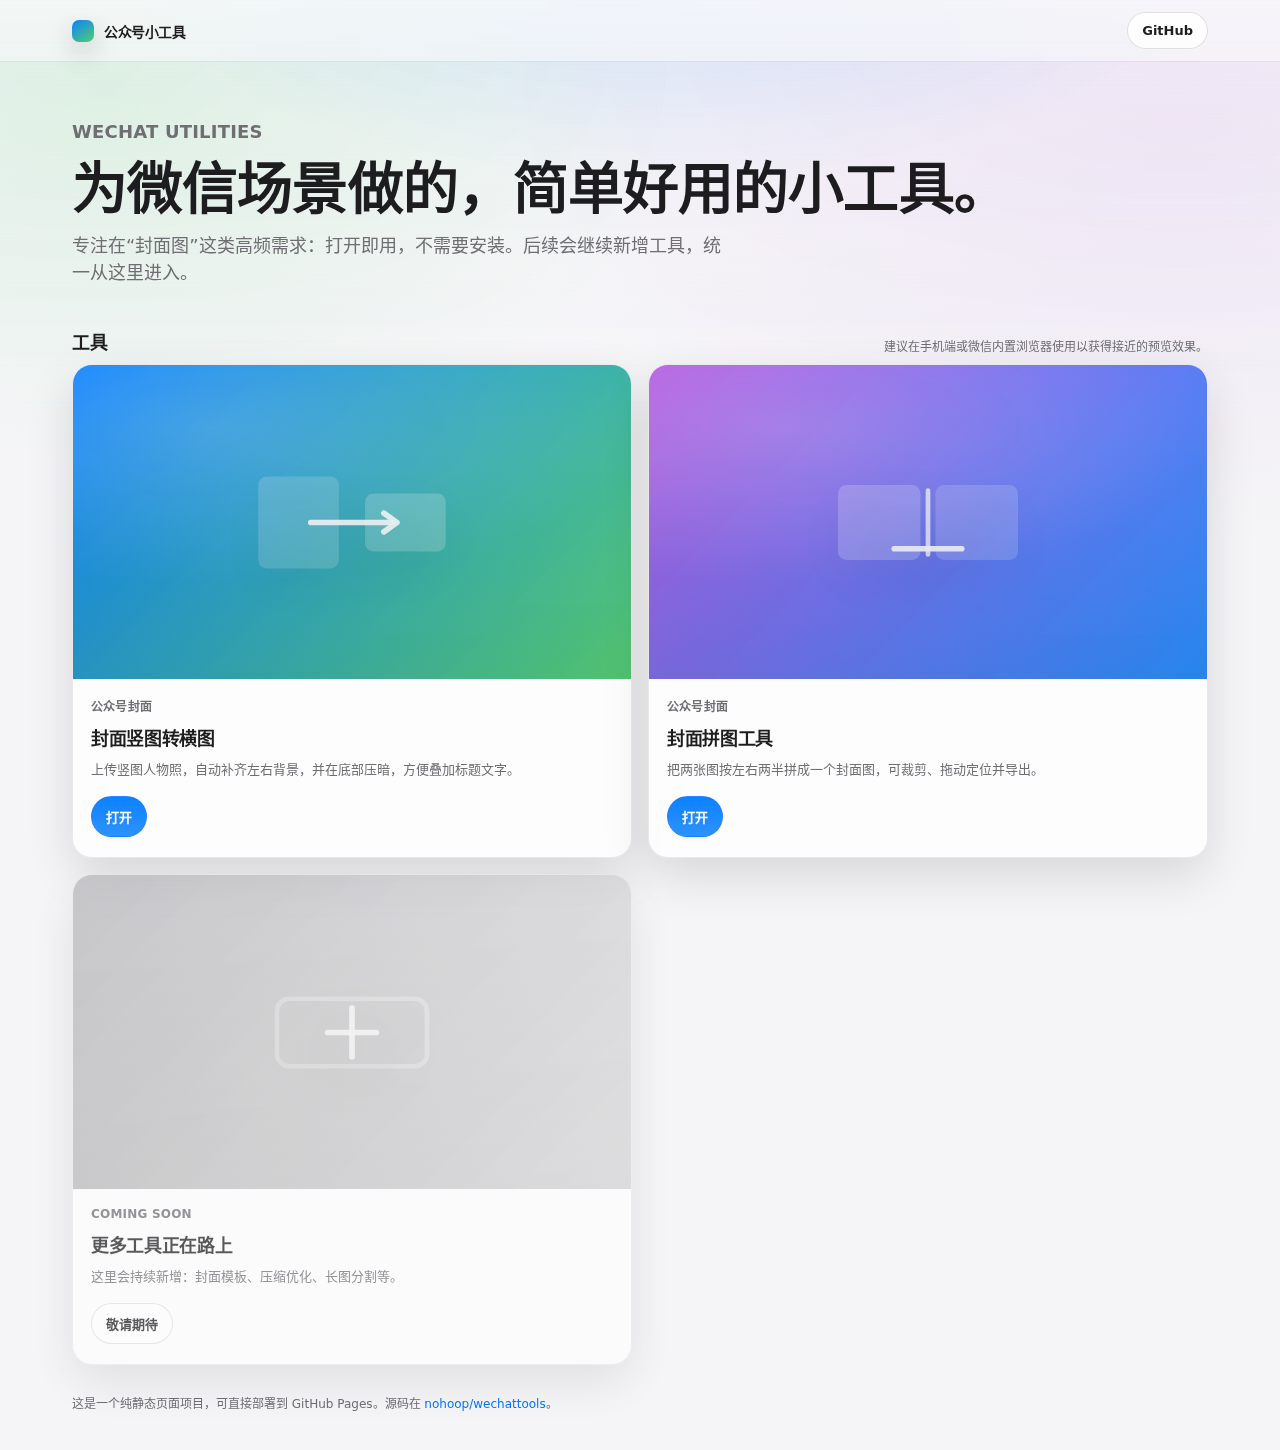
<file: index.html>
<!doctype html>
<html lang="zh-CN">
  <head>
    <meta charset="UTF-8" />
    <meta name="viewport" content="width=device-width, initial-scale=1.0, viewport-fit=cover" />
    <title>公众号小工具</title>
    <meta name="color-scheme" content="light dark" />
    <link rel="stylesheet" href="wechat/common.css" />
    <style>
      .hero {
        padding: 56px 0 24px;
        display: grid;
        gap: 14px;
      }

      .hero h1 {
        margin: 0;
        font-size: clamp(34px, 4.6vw, 56px);
        letter-spacing: -0.9px;
        line-height: 1.06;
      }

      .hero p {
        margin: 0;
        max-width: 58ch;
        color: var(--muted);
        font-size: clamp(15px, 2vw, 18px);
        line-height: 1.5;
      }

      .section-head {
        padding: 18px 0 10px;
        display: flex;
        align-items: flex-end;
        justify-content: space-between;
        gap: 12px;
      }

      .section-head h2 {
        margin: 0;
        font-size: 18px;
        letter-spacing: -0.3px;
      }

      .grid {
        display: grid;
        grid-template-columns: 1fr;
        gap: 16px;
      }

      @media (min-width: 860px) {
        .grid {
          grid-template-columns: repeat(2, minmax(0, 1fr));
        }
      }

      .tool-card {
        display: grid;
        grid-template-rows: auto 1fr;
        text-decoration: none;
        color: inherit;
        border-radius: var(--radius);
        border: 1px solid var(--border);
        background: rgba(255, 255, 255, 0.78);
        box-shadow: var(--shadow);
        overflow: hidden;
        transform: translateZ(0);
        transition: transform 260ms var(--ease), box-shadow 260ms var(--ease);
      }

      .tool-card:hover {
        transform: translateY(-3px);
        box-shadow: 0 26px 70px rgba(0, 0, 0, 0.16);
      }

      @media (prefers-color-scheme: dark) {
        .tool-card {
          background: rgba(22, 22, 24, 0.72);
        }
        .tool-card:hover {
          box-shadow: 0 28px 74px rgba(0, 0, 0, 0.6);
        }
      }

      .tool-media {
        aspect-ratio: 16 / 9;
        background:
          radial-gradient(740px 260px at 24% 20%, rgba(255, 255, 255, 0.18), transparent 60%),
          linear-gradient(135deg, rgba(0, 122, 255, 0.95), rgba(52, 199, 89, 0.82));
        position: relative;
      }

      .tool-media.alt {
        background:
          radial-gradient(740px 260px at 24% 20%, rgba(255, 255, 255, 0.18), transparent 60%),
          linear-gradient(135deg, rgba(175, 82, 222, 0.95), rgba(0, 122, 255, 0.84));
      }

      .tool-media::after {
        content: "";
        position: absolute;
        inset: 0;
        background: linear-gradient(180deg, rgba(0, 0, 0, 0) 0%, rgba(0, 0, 0, 0.12) 100%);
        opacity: 0.6;
      }

      .tool-media svg {
        position: absolute;
        inset: 0;
        margin: auto;
        width: min(240px, 60%);
        height: auto;
        opacity: 0.92;
        filter: drop-shadow(0 18px 30px rgba(0, 0, 0, 0.22));
      }

      .tool-body {
        padding: 18px 18px 20px;
        display: grid;
        gap: 10px;
      }

      .tool-title {
        margin: 0;
        font-size: 18px;
        letter-spacing: -0.35px;
      }

      .tool-desc {
        margin: 0;
        color: var(--muted);
        font-size: 13px;
        line-height: 1.55;
      }

      .tool-actions {
        display: flex;
        gap: 10px;
        align-items: center;
        flex-wrap: wrap;
        padding-top: 6px;
      }

      .tool-card:focus-visible {
        outline: 3px solid rgba(0, 122, 255, 0.35);
        outline-offset: 4px;
      }

      .soon {
        opacity: 0.72;
        filter: saturate(0.9);
      }

      .footnote {
        padding: 18px 0 36px;
        color: var(--muted);
        font-size: 12px;
        line-height: 1.55;
      }

      .footnote a {
        color: var(--accent);
        text-decoration: none;
      }
      .footnote a:hover {
        text-decoration: underline;
      }
    </style>
  </head>
  <body>
    <header class="topbar">
      <div class="topbar-inner">
        <a class="brand" href="index.html" aria-label="公众号小工具 首页">
          <span class="brand-mark" aria-hidden="true"></span>
          <span class="brand-title">公众号小工具</span>
        </a>
        <nav aria-label="站点导航">
          <a class="btn" href="https://github.com/nohoop/wechattools" target="_blank" rel="noreferrer">GitHub</a>
        </nav>
      </div>
    </header>

    <main class="container">
      <section class="hero">
        <p class="eyebrow">WeChat utilities</p>
        <h1>为微信场景做的，简单好用的小工具。</h1>
        <p>专注在“封面图”这类高频需求：打开即用，不需要安装。后续会继续新增工具，统一从这里进入。</p>
      </section>

      <div class="section-head">
        <h2>工具</h2>
        <p class="muted" style="margin: 0; font-size: 12px">建议在手机端或微信内置浏览器使用以获得接近的预览效果。</p>
      </div>

      <section class="grid" aria-label="工具列表">
        <a class="tool-card" href="wechat/cover1/banner.html" aria-label="打开：封面竖图转横图">
          <div class="tool-media" aria-hidden="true">
            <svg viewBox="0 0 512 288" fill="none" xmlns="http://www.w3.org/2000/svg">
              <rect x="56" y="46" width="172" height="196" rx="18" fill="rgba(255,255,255,0.18)" />
              <rect x="284" y="82" width="172" height="124" rx="18" fill="rgba(255,255,255,0.22)" />
              <path d="M168 144H344" stroke="rgba(255,255,255,0.92)" stroke-width="12" stroke-linecap="round" />
              <path d="M324 124L352 144L324 164" stroke="rgba(255,255,255,0.92)" stroke-width="12" stroke-linecap="round" stroke-linejoin="round" />
            </svg>
          </div>
          <div class="tool-body">
            <div class="eyebrow">公众号封面</div>
            <h3 class="tool-title">封面竖图转横图</h3>
            <p class="tool-desc">上传竖图人物照，自动补齐左右背景，并在底部压暗，方便叠加标题文字。</p>
            <div class="tool-actions">
              <span class="btn primary">打开</span>
            </div>
          </div>
        </a>

        <a class="tool-card" href="wechat/cover2/index.html" aria-label="打开：封面拼图工具">
          <div class="tool-media alt" aria-hidden="true">
            <svg viewBox="0 0 512 288" fill="none" xmlns="http://www.w3.org/2000/svg">
              <rect x="64" y="64" width="176" height="160" rx="18" fill="rgba(255,255,255,0.22)" />
              <rect x="272" y="64" width="176" height="160" rx="18" fill="rgba(255,255,255,0.18)" />
              <path d="M256 76V212" stroke="rgba(255,255,255,0.85)" stroke-width="10" stroke-linecap="round" opacity="0.9" />
              <path d="M184 200H328" stroke="rgba(255,255,255,0.92)" stroke-width="12" stroke-linecap="round" />
            </svg>
          </div>
          <div class="tool-body">
            <div class="eyebrow">公众号封面</div>
            <h3 class="tool-title">封面拼图工具</h3>
            <p class="tool-desc">把两张图按左右两半拼成一个封面图，可裁剪、拖动定位并导出。</p>
            <div class="tool-actions">
              <span class="btn primary">打开</span>
            </div>
          </div>
        </a>

        <div class="tool-card soon" role="group" aria-label="更多工具，敬请期待">
          <div class="tool-media" style="background: linear-gradient(135deg, rgba(142, 142, 147, 0.65), rgba(174, 174, 178, 0.32))" aria-hidden="true">
            <svg viewBox="0 0 512 288" fill="none" xmlns="http://www.w3.org/2000/svg">
              <path d="M256 92V196" stroke="rgba(255,255,255,0.9)" stroke-width="12" stroke-linecap="round" />
              <path d="M204 144H308" stroke="rgba(255,255,255,0.9)" stroke-width="12" stroke-linecap="round" />
              <rect x="96" y="72" width="320" height="144" rx="26" stroke="rgba(255,255,255,0.35)" stroke-width="10" />
            </svg>
          </div>
          <div class="tool-body">
            <div class="eyebrow">Coming soon</div>
            <h3 class="tool-title">更多工具正在路上</h3>
            <p class="tool-desc">这里会持续新增：封面模板、压缩优化、长图分割等。</p>
            <div class="tool-actions">
              <span class="btn" aria-disabled="true">敬请期待</span>
            </div>
          </div>
        </div>
      </section>

      <p class="footnote">
        这是一个纯静态页面项目，可直接部署到 GitHub Pages。源码在
        <a href="https://github.com/nohoop/wechattools" target="_blank" rel="noreferrer">nohoop/wechattools</a>。
      </p>
    </main>
  </body>
</html>
</file>
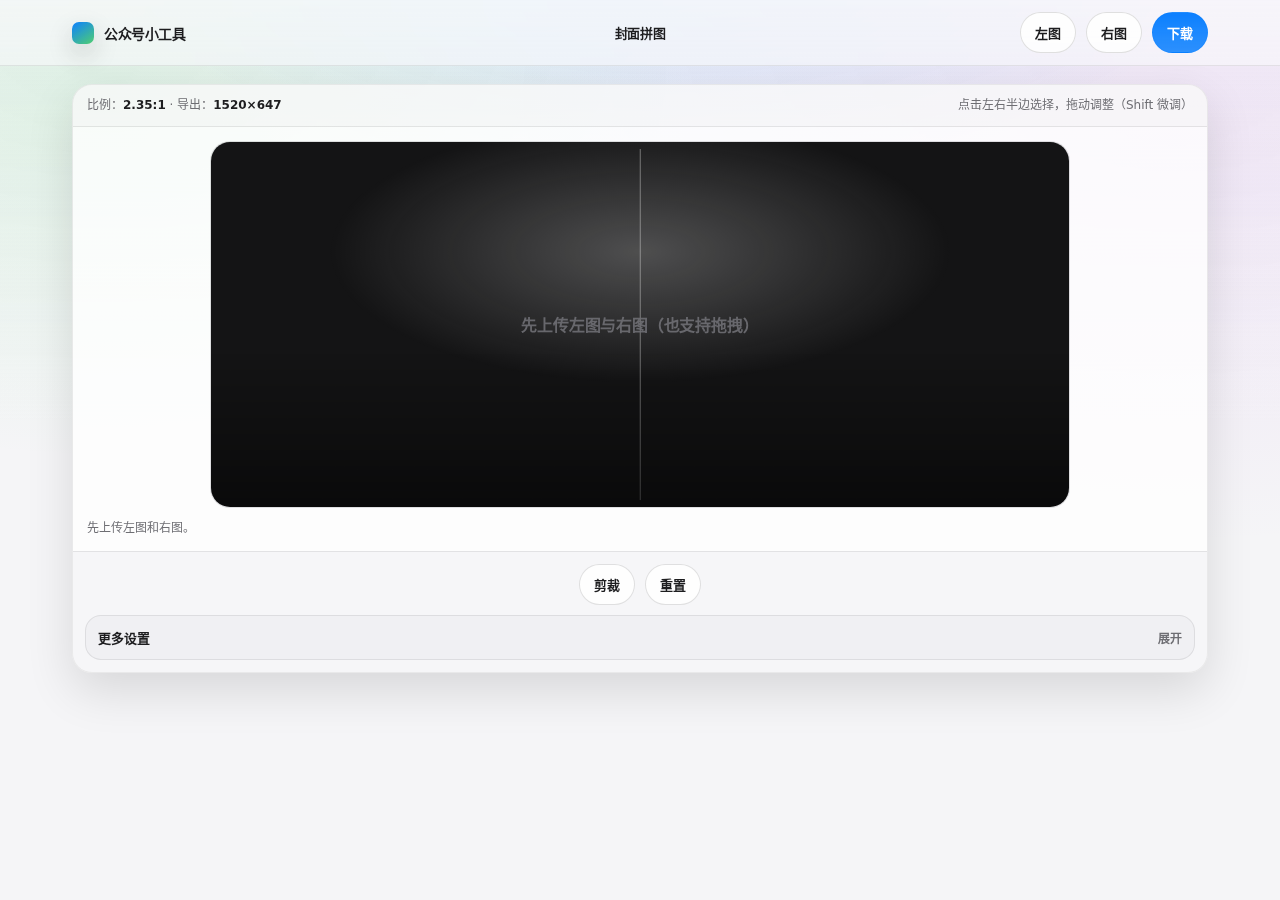
<file: wechat/cover2/index.html>
<!doctype html>
<html lang="zh-CN">
  <head>
    <meta charset="UTF-8" />
    <meta name="viewport" content="width=device-width, initial-scale=1.0, viewport-fit=cover" />
    <title>封面拼图工具</title>
    <meta name="color-scheme" content="light dark" />
    <link rel="stylesheet" href="../common.css" />
    <style>
      .topbar-inner.tool {
        display: grid;
        grid-template-columns: 1fr auto 1fr;
        align-items: center;
      }

      .tool-title {
        justify-self: center;
        font-weight: 750;
        letter-spacing: -0.35px;
        font-size: 13px;
        color: var(--text);
      }

      .tool-actions {
        justify-self: end;
        display: flex;
        gap: 10px;
        align-items: center;
        flex-wrap: wrap;
      }

      select {
        width: 100%;
        padding: 10px 12px;
        border-radius: 999px;
        border: 1px solid var(--border);
        background: rgba(118, 118, 128, 0.10);
        color: var(--text);
        outline: none;
        font-weight: 650;
        font-size: 13px;
      }

      .stage-body {
        padding: 14px;
        display: grid;
        gap: 12px;
      }

      .canvas-shell {
        width: min(860px, 100%);
        margin: 0 auto;
        cursor: grab;
      }

      .canvas-shell:active {
        cursor: grabbing;
      }

      .status {
        color: var(--muted);
        font-size: 12px;
        line-height: 1.45;
      }

      .toolbar {
        padding: 12px;
        border-top: 1px solid var(--border);
        background: rgba(118, 118, 128, 0.05);
      }

      .quick {
        display: flex;
        gap: 10px;
        flex-wrap: wrap;
        align-items: center;
        justify-content: center;
      }

      details.advanced {
        margin-top: 10px;
        border: 1px solid var(--border);
        border-radius: 16px;
        background: rgba(118, 118, 128, 0.05);
        overflow: hidden;
      }

      details.advanced > summary {
        list-style: none;
        cursor: pointer;
        padding: 12px 12px;
        font-weight: 700;
        font-size: 13px;
        display: flex;
        align-items: center;
        justify-content: space-between;
        gap: 10px;
      }

      details.advanced > summary::-webkit-details-marker {
        display: none;
      }

      details.advanced > summary::after {
        content: "展开";
        color: var(--muted);
        font-weight: 650;
        font-size: 12px;
      }

      details.advanced[open] > summary::after {
        content: "收起";
      }

      .advanced-body {
        border-top: 1px solid var(--border);
        padding: 12px;
      }

      .grid {
        display: grid;
        grid-template-columns: repeat(12, minmax(0, 1fr));
        gap: 10px;
      }

      .field {
        grid-column: span 12;
        display: grid;
        gap: 6px;
      }

      @media (min-width: 900px) {
        .field.sm-6 {
          grid-column: span 6;
        }
        .field.sm-4 {
          grid-column: span 4;
        }
      }

      label {
        font-size: 12px;
        color: var(--muted);
      }

      input[type="file"] {
        width: 100%;
      }

      input[type="range"] {
        width: 100%;
      }

      #cropModal {
        position: fixed;
        inset: 0;
        z-index: 999;
        display: none;
        padding: 18px;
      }

      #cropModal[aria-hidden="false"] {
        display: grid;
        place-items: center;
      }

      .modal-backdrop {
        position: absolute;
        inset: 0;
        background: rgba(0, 0, 0, 0.55);
        backdrop-filter: blur(12px) saturate(150%);
      }

      .modal {
        position: relative;
        width: min(980px, 100%);
        border-radius: 22px;
        border: 1px solid var(--border);
        background: rgba(255, 255, 255, 0.86);
        box-shadow: 0 30px 90px rgba(0, 0, 0, 0.35);
        overflow: hidden;
      }

      @media (prefers-color-scheme: dark) {
        .modal {
          background: rgba(22, 22, 24, 0.86);
          box-shadow: 0 40px 120px rgba(0, 0, 0, 0.72);
        }
      }

      .modal-head {
        padding: 14px 16px;
        display: flex;
        align-items: center;
        justify-content: space-between;
        gap: 10px;
        border-bottom: 1px solid var(--border);
        background: rgba(118, 118, 128, 0.06);
      }

      .modal-head strong {
        font-weight: 750;
        letter-spacing: -0.2px;
        font-size: 14px;
      }

      .modal-body {
        padding: 14px;
        display: grid;
        gap: 12px;
      }

      .crop-stage {
        border-radius: 18px;
        border: 1px solid var(--border);
        background: rgba(118, 118, 128, 0.08);
        overflow: hidden;
        width: min(860px, 92vw);
        margin: 0 auto;
      }

      .crop-stage canvas {
        width: 100%;
        height: auto;
        display: block;
        touch-action: none;
      }

      .modal-actions {
        display: flex;
        justify-content: space-between;
        gap: 12px;
        flex-wrap: wrap;
        align-items: center;
      }

      .modal-actions .left {
        display: flex;
        gap: 10px;
        align-items: center;
        flex-wrap: wrap;
      }

      .modal-actions label {
        display: inline-flex;
        align-items: center;
        gap: 10px;
        margin: 0;
      }

      .seg {
        display: grid;
        grid-template-columns: repeat(2, minmax(0, 1fr));
        border: 1px solid var(--border);
        border-radius: 999px;
        overflow: hidden;
        background: rgba(118, 118, 128, 0.06);
      }

      .seg.three {
        grid-template-columns: repeat(3, minmax(0, 1fr));
      }

      .seg button {
        border: 0;
        padding: 10px 10px;
        background: transparent;
        color: var(--muted);
        cursor: pointer;
        font-weight: 650;
        font-size: 12px;
      }

      .seg button[aria-pressed="true"] {
        background: rgba(0, 122, 255, 0.14);
        color: var(--text);
      }
    </style>
  </head>
  <body>
    <header class="topbar">
      <div class="topbar-inner tool">
        <a class="brand" href="../../index.html" aria-label="返回首页">
          <span class="brand-mark" aria-hidden="true"></span>
          <span class="brand-title">公众号小工具</span>
        </a>
        <div class="tool-title">封面拼图</div>
        <div class="tool-actions">
          <button class="btn" id="btnUploadLeft" type="button">左图</button>
          <button class="btn" id="btnUploadRight" type="button">右图</button>
          <button class="btn primary" id="btnDownload" type="button" disabled>下载</button>
        </div>
      </div>
    </header>

    <main class="page">
      <section class="stage" aria-label="拼图画布">
        <div class="meta-row">
          <div class="k">比例：<strong id="sizeText">2.35:1</strong> · 导出：<strong id="pxText">—</strong></div>
          <div class="k muted">点击左右半边选择，拖动调整（Shift 微调）</div>
        </div>

        <div class="stage-body">
          <div
            class="canvas-shell is-empty"
            id="dropZone"
            role="button"
            tabindex="0"
            data-empty-text="先上传左图与右图（也支持拖拽）"
            aria-label="预览区：点击上传左右两张图，或拖拽图片到这里"
          >
            <canvas id="c" width="900" height="500" aria-label="preview canvas"></canvas>
          </div>

          <div class="status" id="status">先上传左图和右图。</div>
        </div>

        <div class="toolbar">
          <input id="fileLeft" type="file" accept="image/*" hidden />
          <input id="fileRight" type="file" accept="image/*" hidden />

          <div class="quick">
            <button class="btn" id="btnCrop" type="button">剪裁</button>
            <button class="btn" id="btnReset" type="button">重置</button>
          </div>

          <details class="advanced">
            <summary>更多设置</summary>
            <div class="advanced-body">
              <div class="grid">
                <div class="field sm-6">
                  <label for="format">下载格式</label>
                  <select id="format" aria-label="下载格式">
                    <option value="image/png" selected>PNG</option>
                    <option value="image/jpeg">JPG</option>
                  </select>
                </div>

                <div class="field sm-6">
                  <label for="preset">封面比例</label>
                  <select id="preset">
                    <option value="2.35" selected>2.35:1（消息列表）</option>
                    <option value="1">1:1（转发卡片/主页）</option>
                    <option value="1.7777777778">16:9</option>
                  </select>
                </div>

                <div class="field sm-6">
                  <label>当前调整</label>
                  <div class="seg" role="group" aria-label="active side">
                    <button type="button" id="editLeft" aria-pressed="true">左图</button>
                    <button type="button" id="editRight" aria-pressed="false">右图</button>
                  </div>
                </div>

                <div class="field sm-6">
                  <label>标题可读性（底部压暗）</label>
                  <div class="seg three" role="group" aria-label="readability">
                    <button type="button" id="readNormal" aria-pressed="true">自然</button>
                    <button type="button" id="readStrong" aria-pressed="false">加强</button>
                    <button type="button" id="readMax" aria-pressed="false">很强</button>
                  </div>
                </div>

                <div class="field sm-6">
                  <label for="zoom">缩放</label>
                  <input id="zoom" type="range" min="1" max="6" step="0.01" value="1" />
                </div>

                <div class="field sm-6">
                  <label>当前半边</label>
                  <div class="actions">
                    <button class="btn" id="btnCenter" type="button">居中</button>
                    <button class="btn" id="btnRemove" type="button">移除</button>
                  </div>
                </div>
              </div>
            </div>
          </details>
        </div>
      </section>
    </main>

    <div id="cropModal" aria-hidden="true">
      <div class="modal-backdrop" id="cropBackdrop"></div>
      <div class="modal" role="dialog" aria-modal="true" aria-label="剪裁图片">
        <div class="modal-head">
          <strong>剪裁与缩放</strong>
          <button class="btn" id="cropCancel" type="button">关闭</button>
        </div>
        <div class="modal-body">
          <div class="crop-stage">
            <canvas id="cropCanvas" aria-label="crop canvas"></canvas>
          </div>
          <div class="modal-actions">
            <div class="left">
              <label for="cropZoom">缩放</label>
              <input id="cropZoom" type="range" min="1" max="6" step="0.01" value="1" />
              <span class="pill" style="padding: 6px 10px">提示：拖动图片调整裁切（Shift 微调）</span>
            </div>
            <button class="btn primary" id="cropApply" type="button">应用到封面</button>
          </div>
        </div>
      </div>
    </div>

    <script>
      const els = {
        canvas: document.getElementById("c"),
        dropZone: document.getElementById("dropZone"),
        status: document.getElementById("status"),
        sizeText: document.getElementById("sizeText"),
        pxText: document.getElementById("pxText"),
        format: document.getElementById("format"),
        preset: document.getElementById("preset"),
        fileLeft: document.getElementById("fileLeft"),
        fileRight: document.getElementById("fileRight"),
        btnUploadLeft: document.getElementById("btnUploadLeft"),
        btnUploadRight: document.getElementById("btnUploadRight"),
        editLeft: document.getElementById("editLeft"),
        editRight: document.getElementById("editRight"),
        readNormal: document.getElementById("readNormal"),
        readStrong: document.getElementById("readStrong"),
        readMax: document.getElementById("readMax"),
        zoom: document.getElementById("zoom"),
        btnCenter: document.getElementById("btnCenter"),
        btnCrop: document.getElementById("btnCrop"),
        btnRemove: document.getElementById("btnRemove"),
        btnReset: document.getElementById("btnReset"),
        btnDownload: document.getElementById("btnDownload"),
        cropModal: document.getElementById("cropModal"),
        cropBackdrop: document.getElementById("cropBackdrop"),
        cropCanvas: document.getElementById("cropCanvas"),
        cropZoom: document.getElementById("cropZoom"),
        cropCancel: document.getElementById("cropCancel"),
        cropApply: document.getElementById("cropApply"),
      };

      const ctx = els.canvas.getContext("2d", { alpha: false, willReadFrequently: true });
      const cropCtx = els.cropCanvas.getContext("2d", { alpha: false, willReadFrequently: true });

      const state = {
        outW: 0,
        outH: 0,
        active: "left",
        readability: "normal", // normal | strong | max
        dragging: false,
        justDragged: false,
        dragSide: null,
        dragStart: { x: 0, y: 0 },
        left: { img: null, url: null, offsetX: 0, offsetY: 0, zoom: 1 },
        right: { img: null, url: null, offsetX: 0, offsetY: 0, zoom: 1 },
      };

      const cropState = {
        open: false,
        side: "left",
        dragging: false,
        dragStart: { x: 0, y: 0 },
        zoom: 1,
        offsetX: 0,
        offsetY: 0,
      };

      function clamp(v, min, max) {
        return Math.min(max, Math.max(min, v));
      }

      function setPressed(active) {
        state.active = active;
        els.editLeft.setAttribute("aria-pressed", active === "left" ? "true" : "false");
        els.editRight.setAttribute("aria-pressed", active === "right" ? "true" : "false");
        els.zoom.value = String(state[active].zoom);
      }

      function drawImageCover(targetCtx, img, dstX, dstY, dstW, dstH, zoom, offsetX, offsetY) {
        const base = coverRect(img.naturalWidth, img.naturalHeight, dstW, dstH);
        const z = Math.max(1, zoom || 1);
        const drawW = base.w * z;
        const drawH = base.h * z;
        const x = dstX + (dstW - drawW) / 2 + (offsetX || 0);
        const y = dstY + (dstH - drawH) / 2 + (offsetY || 0);
        targetCtx.drawImage(img, x, y, drawW, drawH);
      }

      function clampSideTransform(side, dstW, dstH) {
        const s = state[side];
        if (!s.img) return;
        s.zoom = Math.max(1, s.zoom || 1);
        const base = coverRect(s.img.naturalWidth, s.img.naturalHeight, dstW, dstH);
        const drawW = base.w * s.zoom;
        const drawH = base.h * s.zoom;
        const maxX = Math.max(0, (drawW - dstW) / 2);
        const maxY = Math.max(0, (drawH - dstH) / 2);
        s.offsetX = clamp(s.offsetX || 0, -maxX, maxX);
        s.offsetY = clamp(s.offsetY || 0, -maxY, maxY);
      }

      function clampCropTransform(dstW, dstH) {
        const img = state[cropState.side].img;
        if (!img) return;
        cropState.zoom = Math.max(1, cropState.zoom || 1);
        const base = coverRect(img.naturalWidth, img.naturalHeight, dstW, dstH);
        const drawW = base.w * cropState.zoom;
        const drawH = base.h * cropState.zoom;
        const maxX = Math.max(0, (drawW - dstW) / 2);
        const maxY = Math.max(0, (drawH - dstH) / 2);
        cropState.offsetX = clamp(cropState.offsetX || 0, -maxX, maxX);
        cropState.offsetY = clamp(cropState.offsetY || 0, -maxY, maxY);
      }

      function isCropOpen() {
        return cropState.open;
      }

      function setCropOpen(nextOpen) {
        cropState.open = nextOpen;
        els.cropModal.setAttribute("aria-hidden", nextOpen ? "false" : "true");
        document.body.style.overflow = nextOpen ? "hidden" : "";
      }

      function cropCanvasDims() {
        const aspect = Number(els.preset.value) || 2.35;
        const sideAspect = aspect / 2;
        const stage = els.cropCanvas.closest(".crop-stage");
        if (stage) stage.style.aspectRatio = `${sideAspect} / 1`;
        const rect = els.cropCanvas.getBoundingClientRect();
        const cssW = clamp(rect.width || 520, 320, 860);
        const dpr = window.devicePixelRatio || 1;
        const outW = Math.round(cssW * dpr * 2);
        const outH = Math.round(outW / sideAspect);
        return { outW, outH };
      }

      function syncCropCanvasSize() {
        const { outW, outH } = cropCanvasDims();
        els.cropCanvas.width = outW;
        els.cropCanvas.height = outH;
      }

      function renderCrop() {
        const img = state[cropState.side].img;
        const w = els.cropCanvas.width;
        const h = els.cropCanvas.height;
        cropCtx.save();
        cropCtx.clearRect(0, 0, w, h);
        cropCtx.fillStyle = "rgba(118,118,128,0.10)";
        cropCtx.fillRect(0, 0, w, h);
        if (img) {
          clampCropTransform(w, h);
          drawImageCover(cropCtx, img, 0, 0, w, h, cropState.zoom, cropState.offsetX, cropState.offsetY);
        }
        cropCtx.restore();
      }

      function openCrop() {
        const side = state.active;
        if (!state[side].img) return;
        cropState.side = side;
        cropState.zoom = state[side].zoom || 1;
        cropState.offsetX = state[side].offsetX || 0;
        cropState.offsetY = state[side].offsetY || 0;
        els.cropZoom.value = String(clamp(cropState.zoom, 1, 6));
        setCropOpen(true);
        syncCropCanvasSize();
        renderCrop();
      }

      function closeCrop() {
        setCropOpen(false);
      }

      function applyCrop() {
        const side = cropState.side;
        state[side].zoom = clamp(Number(cropState.zoom) || 1, 1, 6);
        state[side].offsetX = cropState.offsetX || 0;
        state[side].offsetY = cropState.offsetY || 0;
        if (state.active === side) els.zoom.value = String(state[side].zoom);
        render();
        updateUI();
        closeCrop();
      }

      function setCanvasSize(w, h) {
        state.outW = w;
        state.outH = h;
        els.canvas.width = w;
        els.canvas.height = h;
        const aspect = Number(els.preset.value) || w / Math.max(1, h);
        const aspectText = aspect.toFixed(2).replace(/\.00$/, "");
        els.sizeText.textContent = `${aspectText}:1`;
        els.pxText.textContent = `${w}×${h}`;
      }

      function coverRect(imgW, imgH, dstW, dstH) {
        const scale = Math.max(dstW / imgW, dstH / imgH);
        const drawW = imgW * scale;
        const drawH = imgH * scale;
        const x = (dstW - drawW) / 2;
        const y = (dstH - drawH) / 2;
        return { x, y, w: drawW, h: drawH };
      }

      function getBottomLumaEstimate(yStart) {
        const w = els.canvas.width;
        const h = els.canvas.height;
        const y = clamp(Math.floor(yStart), 0, h - 1);
        const hh = clamp(h - y, 1, h);
        const imageData = ctx.getImageData(0, y, w, hh).data;
        const stride = Math.max(4, Math.floor((w * hh) / 42000)) * 4;
        let sum = 0;
        let count = 0;
        for (let i = 0; i < imageData.length; i += stride) {
          const r = imageData[i] / 255;
          const g = imageData[i + 1] / 255;
          const b = imageData[i + 2] / 255;
          sum += 0.2126 * r + 0.7152 * g + 0.0722 * b;
          count += 1;
        }
        return count ? sum / count : 0.5;
      }

      function getReadabilityBase() {
        // Tuned for "标题压在封面底部" 的视觉；亮图自动增强。
        if (state.readability === "max") return { baseStrength: 0.78, start: 0.5, maxStrength: 0.96 };
        if (state.readability === "strong") return { baseStrength: 0.64, start: 0.53, maxStrength: 0.92 };
        return { baseStrength: 0.5, start: 0.56, maxStrength: 0.88 };
      }

      function applyPreset() {
        const aspect = Number(els.preset.value) || 2.35;
        const wrap = els.dropZone.getBoundingClientRect();
        const cssW = clamp(wrap.width || 360, 300, 760);
        const dpr = window.devicePixelRatio || 1;
        const outW = Math.round(cssW * dpr * 2);
        const outH = Math.round(outW / aspect);
        setCanvasSize(outW, outH);
      }

      function drawSide(side, x0, w0) {
        const s = state[side];
        const img = s.img;
        const h = els.canvas.height;
        ctx.save();
        ctx.beginPath();
        ctx.rect(x0, 0, w0, h);
        ctx.clip();

        if (!img) {
          ctx.fillStyle = "rgba(118,118,128,0.10)";
          ctx.fillRect(x0, 0, w0, h);
          ctx.restore();
          return;
        }

        clampSideTransform(side, w0, h);
        drawImageCover(ctx, img, x0, 0, w0, h, s.zoom, s.offsetX, s.offsetY);
        ctx.restore();
      }

      function render() {
        applyPreset();
        const w = els.canvas.width;
        const h = els.canvas.height;
        ctx.save();
        ctx.clearRect(0, 0, w, h);

        ctx.fillStyle = "rgba(118,118,128,0.08)";
        ctx.fillRect(0, 0, w, h);

        const half = Math.round(w / 2);
        drawSide("left", 0, half);
        drawSide("right", half, w - half);

        ctx.strokeStyle = "rgba(255,255,255,0.35)";
        ctx.lineWidth = 2;
        ctx.beginPath();
        ctx.moveTo(half + 0.5, 12);
        ctx.lineTo(half + 0.5, h - 12);
        ctx.stroke();

        // Bottom title-safe scrim (adaptive for bright images).
        const { baseStrength, start, maxStrength } = getReadabilityBase();
        let strength = baseStrength;
        let startRatio = start;
        let startPx = startRatio * h;
        if (state.left.img || state.right.img) {
          const lumaStart = getBottomLumaEstimate(startPx);
          const lumaDeep = getBottomLumaEstimate(h * 0.78);
          const luma = lumaStart * 0.55 + lumaDeep * 0.45;
          const target = 0.28;
          const extra = clamp((luma - target) / 0.72, 0, 1);
          strength = clamp(strength + extra * 0.36 + (luma > 0.72 ? 0.06 : 0), 0, maxStrength);
          startRatio = clamp(startRatio - extra * 0.07, 0.45, 0.66);
          startPx = startRatio * h;
        }
        const g = ctx.createLinearGradient(0, startPx, 0, h);
        g.addColorStop(0, "rgba(0,0,0,0)");
        g.addColorStop(1, `rgba(0,0,0,${strength})`);
        ctx.fillStyle = g;
        ctx.fillRect(0, startPx, w, h - startPx);

        ctx.restore();
      }

      function updateUI() {
        const ready = !!state.left.img && !!state.right.img;
        els.btnDownload.disabled = !ready;

        const missingLeft = !state.left.img;
        const missingRight = !state.right.img;
        const empty = missingLeft && missingRight;
        els.dropZone.classList.toggle("is-empty", empty);
        els.dropZone.dataset.emptyText = "先上传左图与右图（也支持拖拽）";
        els.btnUploadLeft.textContent = state.left.img ? "左图 ✓" : "左图";
        els.btnUploadRight.textContent = state.right.img ? "右图 ✓" : "右图";
        els.status.textContent = ready
          ? "点击左右半边选择，拖动调整；需要更精细可点“剪裁”。"
          : missingLeft && missingRight
            ? "先上传左图和右图。"
            : missingLeft
              ? "还差左图。"
              : "还差右图。";
      }

      async function loadImageFromFile(file) {
        const url = URL.createObjectURL(file);
        const img = new Image();
        img.decoding = "async";
        img.src = url;
        await img.decode();
        return { img, url };
      }

      async function setSideFile(side, file) {
        if (!file) return;
        const prev = state[side];
        if (prev.url) URL.revokeObjectURL(prev.url);
        const next = await loadImageFromFile(file);
        state[side].img = next.img;
        state[side].url = next.url;
        state[side].offsetX = 0;
        state[side].offsetY = 0;
        state[side].zoom = 1;
        setPressed(state.active);
        render();
        updateUI();
      }

      function download() {
        if (!state.left.img || !state.right.img) return;
        const format = els.format.value;
        const ext = format === "image/jpeg" ? "jpg" : "png";
        const aspect = Number(els.preset.value) || state.outW / Math.max(1, state.outH);
        const aspectText = aspect.toFixed(2).replace(/0+$/, "").replace(/\.$/, "");
        const name = `wechat-stitch-${aspectText}-${state.outW}x${state.outH}.${ext}`;
        const url = els.canvas.toDataURL(format, format === "image/jpeg" ? 0.92 : undefined);
        const a = document.createElement("a");
        a.href = url;
        a.download = name;
        document.body.appendChild(a);
        a.click();
        a.remove();
      }

      function reset() {
        els.preset.value = "2.35";
        els.format.value = "image/png";
        els.fileLeft.value = "";
        els.fileRight.value = "";
        setReadability("normal");
        for (const side of ["left", "right"]) {
          if (state[side].url) URL.revokeObjectURL(state[side].url);
          state[side].img = null;
          state[side].url = null;
          state[side].offsetX = 0;
          state[side].offsetY = 0;
          state[side].zoom = 1;
        }
        setPressed("left");
        render();
        updateUI();
      }

      function eventToCanvasPoint(e) {
        const rect = els.canvas.getBoundingClientRect();
        const scaleX = els.canvas.width / rect.width;
        const scaleY = els.canvas.height / rect.height;
        return { x: (e.clientX - rect.left) * scaleX, y: (e.clientY - rect.top) * scaleY };
      }

      function pickSideByPoint(pt) {
        const half = els.canvas.width / 2;
        return pt.x < half ? "left" : "right";
      }

      function onPointerDown(e) {
        const pt = eventToCanvasPoint(e);
        const side = pickSideByPoint(pt);
        if (!state[side].img) return;
        setPressed(side);
        e.preventDefault();
        els.canvas.setPointerCapture(e.pointerId);
        state.dragging = true;
        state.dragSide = side;
        state.dragStart.x = pt.x;
        state.dragStart.y = pt.y;
      }

      function onPointerMove(e) {
        if (!state.dragging) return;
        const side = state.dragSide;
        if (!side) return;
        const pt = eventToCanvasPoint(e);
        const fine = e.shiftKey ? 0.35 : 1;
        const dx = (pt.x - state.dragStart.x) * fine;
        const dy = (pt.y - state.dragStart.y) * fine;
        state.dragStart.x = pt.x;
        state.dragStart.y = pt.y;
        state[side].offsetX += dx;
        state[side].offsetY += dy;
        const w = els.canvas.width;
        const h = els.canvas.height;
        const half = Math.round(w / 2);
        const sideW = side === "left" ? half : w - half;
        clampSideTransform(side, sideW, h);
        render();
      }

      function onPointerUp(e) {
        if (!state.dragging) return;
        state.dragging = false;
        state.justDragged = true;
        state.dragSide = null;
        try {
          els.canvas.releasePointerCapture(e.pointerId);
        } catch {}
        render();
      }

      // Events
      els.btnUploadLeft.addEventListener("click", () => els.fileLeft.click());
      els.btnUploadRight.addEventListener("click", () => els.fileRight.click());

      els.fileLeft.addEventListener("change", async () => {
        const file = els.fileLeft.files && els.fileLeft.files[0];
        if (!file) return;
        await setSideFile("left", file);
      });
      els.fileRight.addEventListener("change", async () => {
        const file = els.fileRight.files && els.fileRight.files[0];
        if (!file) return;
        await setSideFile("right", file);
      });

      els.editLeft.addEventListener("click", () => setPressed("left"));
      els.editRight.addEventListener("click", () => setPressed("right"));

      function setReadability(mode) {
        state.readability = mode;
        els.readNormal.setAttribute("aria-pressed", mode === "normal" ? "true" : "false");
        els.readStrong.setAttribute("aria-pressed", mode === "strong" ? "true" : "false");
        els.readMax.setAttribute("aria-pressed", mode === "max" ? "true" : "false");
        render();
      }

      els.readNormal.addEventListener("click", () => setReadability("normal"));
      els.readStrong.addEventListener("click", () => setReadability("strong"));
      els.readMax.addEventListener("click", () => setReadability("max"));

      els.zoom.addEventListener("input", () => {
        const v = clamp(Number(els.zoom.value), 1, 6);
        state[state.active].zoom = v;
        const w = els.canvas.width;
        const h = els.canvas.height;
        const half = Math.round(w / 2);
        const sideW = state.active === "left" ? half : w - half;
        clampSideTransform(state.active, sideW, h);
        render();
      });

      els.btnCenter.addEventListener("click", () => {
        state[state.active].offsetX = 0;
        state[state.active].offsetY = 0;
        render();
      });

      els.btnRemove.addEventListener("click", () => {
        const s = state[state.active];
        if (s.url) URL.revokeObjectURL(s.url);
        s.url = null;
        s.img = null;
        s.offsetX = 0;
        s.offsetY = 0;
        s.zoom = 1;
        els.zoom.value = "1";
        render();
        updateUI();
      });

      function eventToCropPoint(e) {
        const rect = els.cropCanvas.getBoundingClientRect();
        const scaleX = els.cropCanvas.width / rect.width;
        const scaleY = els.cropCanvas.height / rect.height;
        return { x: (e.clientX - rect.left) * scaleX, y: (e.clientY - rect.top) * scaleY };
      }

      function onCropPointerDown(e) {
        if (!isCropOpen()) return;
        if (!state[cropState.side].img) return;
        const pt = eventToCropPoint(e);
        e.preventDefault();
        els.cropCanvas.setPointerCapture(e.pointerId);
        cropState.dragging = true;
        cropState.dragStart.x = pt.x;
        cropState.dragStart.y = pt.y;
      }

      function onCropPointerMove(e) {
        if (!cropState.dragging) return;
        const pt = eventToCropPoint(e);
        const fine = e.shiftKey ? 0.35 : 1;
        const dx = (pt.x - cropState.dragStart.x) * fine;
        const dy = (pt.y - cropState.dragStart.y) * fine;
        cropState.dragStart.x = pt.x;
        cropState.dragStart.y = pt.y;
        cropState.offsetX += dx;
        cropState.offsetY += dy;
        renderCrop();
      }

      function onCropPointerUp(e) {
        if (!cropState.dragging) return;
        cropState.dragging = false;
        try {
          els.cropCanvas.releasePointerCapture(e.pointerId);
        } catch {}
        renderCrop();
      }

      els.btnCrop.addEventListener("click", () => openCrop());
      els.cropBackdrop.addEventListener("click", () => closeCrop());
      els.cropCancel.addEventListener("click", () => closeCrop());
      els.cropApply.addEventListener("click", () => applyCrop());
      els.cropZoom.addEventListener("input", () => {
        cropState.zoom = clamp(Number(els.cropZoom.value), 1, 6);
        renderCrop();
      });
      els.cropCanvas.addEventListener("pointerdown", onCropPointerDown);
      els.cropCanvas.addEventListener("pointermove", onCropPointerMove);
      els.cropCanvas.addEventListener("pointerup", onCropPointerUp);
      els.cropCanvas.addEventListener("pointercancel", onCropPointerUp);

      els.preset.addEventListener("change", () => {
        render();
        if (isCropOpen()) {
          syncCropCanvasSize();
          renderCrop();
        }
      });
      els.format.addEventListener("change", () => updateUI());

      els.btnReset.addEventListener("click", (e) => {
        reset();
      });
      els.btnDownload.addEventListener("click", (e) => {
        download();
      });

      els.canvas.addEventListener("pointerdown", onPointerDown);
      els.canvas.addEventListener("pointermove", onPointerMove);
      els.canvas.addEventListener("pointerup", onPointerUp);
      els.canvas.addEventListener("pointercancel", onPointerUp);

      els.dropZone.addEventListener("dragover", (e) => e.preventDefault());
      els.dropZone.addEventListener("drop", async (e) => {
        e.preventDefault();
        const file = e.dataTransfer && e.dataTransfer.files && e.dataTransfer.files[0];
        if (!file) return;
        const side = !state.left.img ? "left" : !state.right.img ? "right" : state.active;
        await setSideFile(side, file);
      });

      function openPickerForNext() {
        if (!state.left.img) return els.fileLeft.click();
        if (!state.right.img) return els.fileRight.click();
        return (state.active === "left" ? els.fileLeft : els.fileRight).click();
      }

      els.dropZone.addEventListener("click", (e) => {
        if (state.justDragged) {
          state.justDragged = false;
          return;
        }
        const pt = eventToCanvasPoint(e);
        const side = pickSideByPoint(pt);
        if (!state[side].img) return openPickerForNext();
      });

      els.dropZone.addEventListener("keydown", (e) => {
        if (e.key !== "Enter" && e.key !== " ") return;
        e.preventDefault();
        openPickerForNext();
      });

      window.addEventListener("resize", () => render());
      window.addEventListener("resize", () => {
        if (!isCropOpen()) return;
        syncCropCanvasSize();
        renderCrop();
      });
      window.addEventListener("keydown", (e) => {
        if (!isCropOpen()) return;
        if (e.key !== "Escape") return;
        e.preventDefault();
        closeCrop();
      });

      setPressed("left");
      setReadability("normal");
      updateUI();
    </script>
  </body>
</html>
</file>
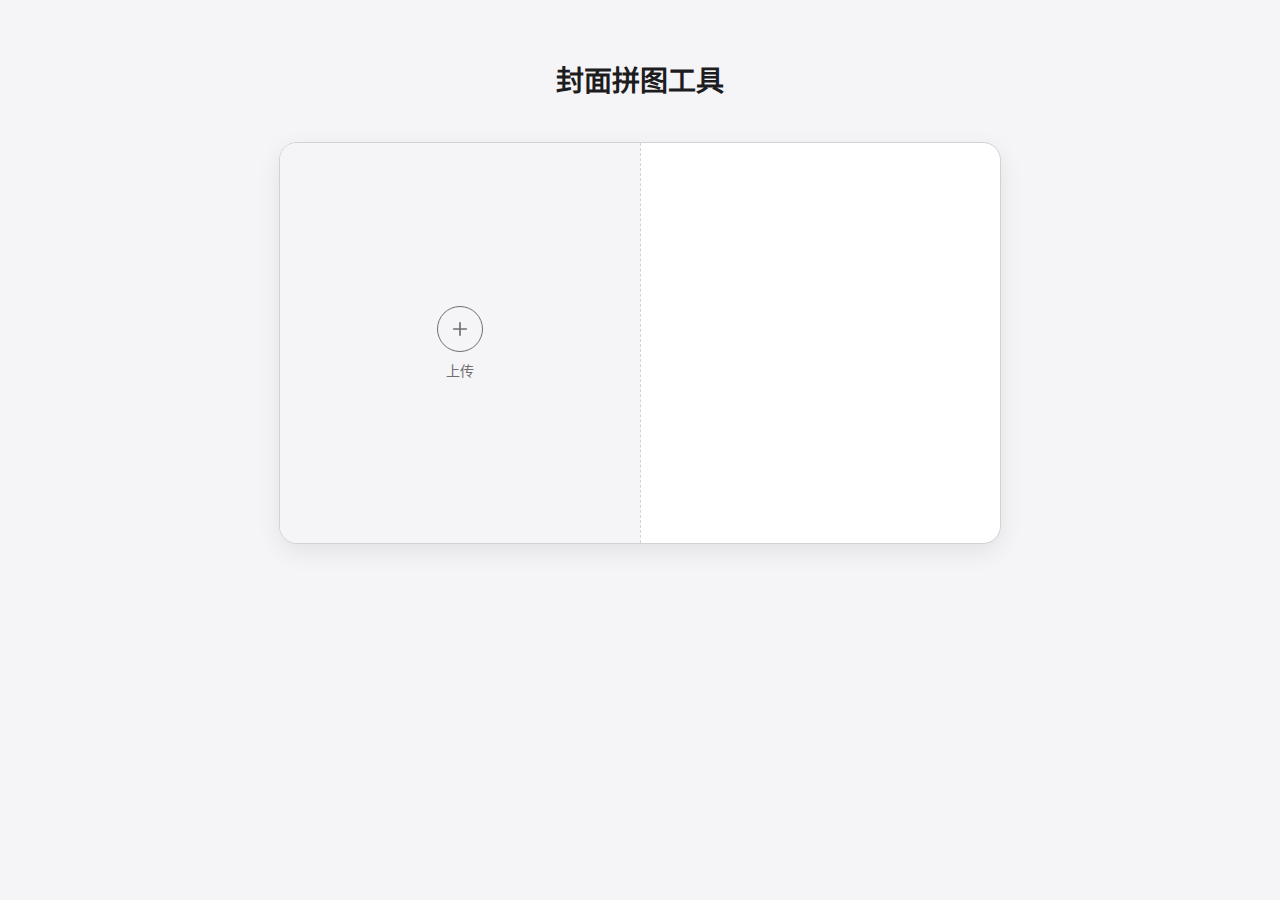
<file: 封面拼图工具.html>
<!DOCTYPE html>
<!-- 
    Copyright (c) 2024 CNHUBEI
    Author: witsky
-->
<html lang="zh-CN">
<head>
    <meta charset="UTF-8">
    <meta name="viewport" content="width=device-width, initial-scale=1.0">
    <title>封面拼图工具 v1.1 - 最终版</title>
    <style>
        :root {
            --bg-color: #f5f5f7; --canvas-bg: #ffffff; --canvas-border-color: #d1d1d6;
            --placeholder-color: #f5f5f7; --placeholder-hover-color: #e9e9ed;
            --text-primary: #1d1d1f; --text-secondary: #6e6e73; --accent-blue: #007aff;
            --accent-blue-hover: #0071e3; --canvas-width: 720px; --canvas-height: 400px;
        }
        body {
            font-family: -apple-system, BlinkMacSystemFont, "Segoe UI", Roboto, "Helvetica Neue", Arial, sans-serif;
            margin: 0; padding: 40px 20px; background-color: var(--bg-color);
            display: flex; flex-direction: column; align-items: center; gap: 24px; color: var(--text-primary);
        }
        .main-title { font-size: 28px; font-weight: 600; text-align: center; }
        #canvas-wrapper {
            width: var(--canvas-width); height: var(--canvas-height); max-width: 95vw;
            aspect-ratio: 900 / 500; background-color: var(--canvas-bg);
            border: 1px solid var(--canvas-border-color); border-radius: 18px;
            box-shadow: 0 8px 25px rgba(0, 0, 0, 0.08); overflow: hidden; display: flex;
            user-select: none; transition: width 0.3s, height 0.3s; position: relative;
        }
        .image-half { position: relative; width: 50%; height: 100%; overflow: hidden; }
        .image-half:first-child { border-right: 1px dashed var(--canvas-border-color); }
        .image-half img {
            position: absolute; top: 50%; left: 50%; max-width: none; cursor: grab;
            opacity: 0; transition: opacity 0.4s; will-change: transform;
        }
        .image-half.has-image img { opacity: 1; }
        .placeholder { position: absolute; top: 0; left: 0; right: 0; bottom: 0; display: flex; flex-direction: column; justify-content: center; align-items: center; gap: 8px; cursor: pointer; background-color: var(--placeholder-color); opacity: 1; transition: opacity 0.3s, background-color 0.3s; }
        .placeholder:hover { background-color: var(--placeholder-hover-color); }
        .image-half.has-image .placeholder { opacity: 0; pointer-events: none; }
        .placeholder .icon-wrapper { width: 44px; height: 44px; border-radius: 50%; border: 1.5px solid var(--text-secondary); display: flex; justify-content: center; align-items: center; transition: transform 0.2s; }
        .placeholder:hover .icon-wrapper { transform: scale(1.05); }
        .placeholder svg { width: 20px; height: 20px; color: var(--text-secondary); }
        .placeholder .text { font-size: 14px; color: var(--text-secondary); }
        .context-controls { position: absolute; top: 12px; right: 12px; display: flex; gap: 8px; opacity: 0; transform: translateY(-10px); transition: all 0.3s; pointer-events: none; }
        .image-half.has-image .context-controls { opacity: 1; transform: translateY(0); pointer-events: auto; }
        .icon-button { width: 32px; height: 32px; background: rgba(255, 255, 255, 0.8); backdrop-filter: blur(8px); border: none; border-radius: 50%; display: flex; justify-content: center; align-items: center; cursor: pointer; box-shadow: 0 2px 5px rgba(0,0,0,0.1); }
        #gradient-overlay { position: absolute; bottom: 0; left: 0; right: 0; height: 60%; background: linear-gradient(to top, rgba(0,0,0,0.55) 0%, transparent 100%); z-index: 10; opacity: 0; transition: opacity 0.3s; pointer-events: none; }
        #canvas-wrapper.gradient-active #gradient-overlay { opacity: 1; }
        .global-controls { display: flex; flex-wrap: wrap; justify-content: center; gap: 16px; width: 100%; max-width: var(--canvas-width); transition: max-width 0.3s; }
        .button { padding: 12px 20px; border: none; border-radius: 12px; font-size: 15px; font-weight: 500; cursor: pointer; transition: all 0.25s; background-color: #fff; color: var(--text-primary); box-shadow: 0 4px 12px rgba(0,0,0,0.08); border: 1px solid rgba(0,0,0,0.04); opacity: 1; flex-grow: 1; }
        .button:disabled { opacity: 0.5; cursor: not-allowed; box-shadow: none; transform: none; }
        .button:not(:disabled):hover { background-color: #f0f0f0; transform: translateY(-2px); box-shadow: 0 6px 16px rgba(0,0,0,0.1); }
        .btn-primary { background-color: var(--accent-blue); color: #fff; }
        .btn-primary:not(:disabled):hover { background-color: var(--accent-blue-hover); }
        #export-btn .spinner, #export-btn .check { display: none; }
        #export-btn.loading .text, #export-btn.success .text { display: none; }
        #export-btn.loading .spinner, #export-btn.success .check { display: inline-block; }
        .spinner { width: 18px; height: 18px; border: 2px solid rgba(255,255,255,0.5); border-top-color: #fff; border-radius: 50%; animation: spin 0.8s linear infinite; }
        @keyframes spin { to { transform: rotate(360deg); } }
        .toggle-control { display: flex; align-items: center; gap: 8px; cursor: pointer; padding: 10px; border-radius: 10px; background: #fff; box-shadow: 0 4px 12px rgba(0,0,0,0.08); }
        input[type="file"] { display: none; }
        #crop-modal { position: fixed; top: 0; left: 0; width: 100%; height: 100%; background: rgba(0,0,0,0.7); backdrop-filter: blur(10px); display: flex; flex-direction: column; justify-content: center; align-items: center; gap: 20px; z-index: 1000; opacity: 0; pointer-events: none; transition: opacity 0.3s; }
        #crop-modal.visible { opacity: 1; pointer-events: auto; }
        #crop-image-wrapper { position: relative; max-width: 90vw; max-height: 75vh; box-shadow: 0 0 40px rgba(0,0,0,0.5); }
        #crop-image { display: block; max-width: 100%; max-height: 100%; user-select: none; }
        #crop-box { position: absolute; box-shadow: 0 0 0 9999px rgba(0, 0, 0, 0.6); border: 1.5px solid #fff; cursor: move; }
        .crop-handle { position: absolute; width: 12px; height: 12px; background: #fff; border: 2px solid var(--accent-blue); border-radius: 50%; }
        .handle-nw { top: -7px; left: -7px; cursor: nwse-resize; }
        .handle-ne { top: -7px; right: -7px; cursor: nesw-resize; }
        .handle-sw { bottom: -7px; left: -7px; cursor: nesw-resize; }
        .handle-se { bottom: -7px; right: -7px; cursor: nwse-resize; }
        .crop-buttons button { box-shadow: none; border-radius: 10px; }
        .page-footer { margin-top: 40px; text-align: center; }
        .page-footer p { font-size: 12px; color: var(--text-secondary); }
        @media (max-width: 768px) {
            body { padding: 20px 10px; gap: 20px; } .main-title { font-size: 22px; }
            #canvas-wrapper { width: 95vw; height: auto; } .global-controls { flex-direction: column; max-width: 95vw; }
            .context-controls { top: 8px; right: 8px; } .icon-button { width: 36px; height: 36px; }
        }
    </style>
</head>
<body>
    <h1 class="main-title">封面拼图工具</h1>
    <div id="canvas-wrapper">
        <div id="left-half" class="image-half"><img id="left-img"><div id="left-placeholder" class="placeholder"><div class="icon-wrapper"><svg xmlns="http://www.w3.org/2000/svg" fill="none" viewBox="0 0 24 24" stroke-width="2" stroke="currentColor"><path stroke-linecap="round" stroke-linejoin="round" d="M12 4.5v15m7.5-7.5h-15" /></svg></div><span class="text">上传</span></div><div class="context-controls"><button id="crop-left-btn" class="icon-button" title="裁剪图片"><svg xmlns="http://www.w3.org/2000/svg" width="16" height="16" viewBox="0 0 24 24" fill="none" stroke="currentColor" stroke-width="2" stroke-linecap="round" stroke-linejoin="round"><path d="M6.13 1L6 16a2 2 0 0 0 2 2h15"></path><path d="M1 6.13L16 6a2 2 0 0 1 2 2v15"></path></svg></button><button id="remove-left-btn" class="icon-button" title="移除图片"><svg xmlns="http://www.w3.org/2000/svg" fill="none" viewBox="0 0 24 24" stroke-width="1.5" stroke="currentColor"><path stroke-linecap="rou
</file>
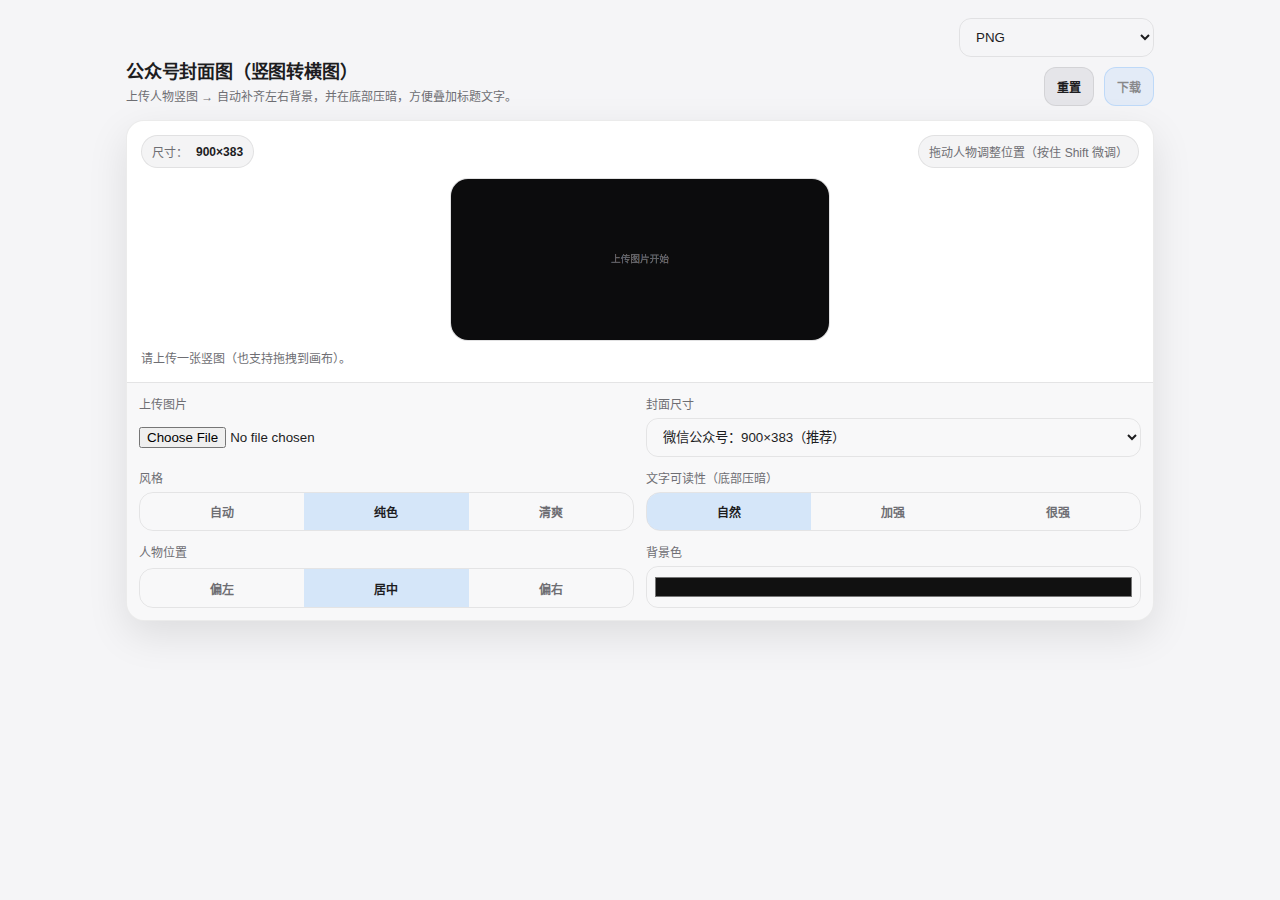
<file: wechat/banner1/banner.html>
<!doctype html>
<html lang="zh-CN">
  <head>
    <meta charset="UTF-8" />
    <meta name="viewport" content="width=device-width, initial-scale=1.0, viewport-fit=cover" />
    <title>公众号封面图（竖图转横图）</title>
    <meta name="color-scheme" content="light dark" />
    <style>
      :root {
        --bg: #f5f5f7;
        --card: #ffffff;
        --text: #1d1d1f;
        --muted: #6e6e73;
        --border: rgba(0, 0, 0, 0.08);
        --shadow: 0 14px 40px rgba(0, 0, 0, 0.1);
        --accent: #007aff;
      }

      @media (prefers-color-scheme: dark) {
        :root {
          --bg: #0b0b0c;
          --card: #161618;
          --text: #f5f5f7;
          --muted: #a1a1a6;
          --border: rgba(255, 255, 255, 0.12);
          --shadow: 0 18px 50px rgba(0, 0, 0, 0.35);
        }
      }

      * {
        box-sizing: border-box;
      }
      html,
      body {
        height: 100%;
      }
      body {
        margin: 0;
        font-family: -apple-system, BlinkMacSystemFont, "SF Pro Display", "PingFang SC", "Noto Sans SC", sans-serif;
        background: var(--bg);
        color: var(--text);
      }

      .app {
        max-width: 1060px;
        margin: 0 auto;
        padding: 18px 16px 28px;
      }

      header {
        display: flex;
        justify-content: space-between;
        align-items: flex-end;
        gap: 12px;
        margin-bottom: 14px;
      }
      h1 {
        margin: 0;
        font-size: 18px;
        letter-spacing: -0.2px;
      }
      .sub {
        margin: 6px 0 0;
        color: var(--muted);
        font-size: 12px;
        line-height: 1.4;
      }

      .actions {
        display: flex;
        gap: 10px;
        align-items: center;
        flex-wrap: wrap;
        justify-content: flex-end;
      }

      .card {
        background: var(--card);
        border: 1px solid var(--border);
        border-radius: 18px;
        box-shadow: var(--shadow);
        overflow: hidden;
      }

      .toolbar {
        display: grid;
        grid-template-columns: 1fr;
        gap: 10px;
        padding: 12px;
        border-top: 1px solid var(--border);
        background: rgba(118, 118, 128, 0.05);
      }

      .grid {
        display: grid;
        grid-template-columns: repeat(12, minmax(0, 1fr));
        gap: 10px;
      }

      .field {
        grid-column: span 12;
        display: grid;
        gap: 6px;
      }

      label {
        font-size: 12px;
        color: var(--muted);
      }

      input[type="file"] {
        width: 100%;
      }

      select,
      input[type="color"] {
        width: 100%;
        padding: 10px 12px;
        border-radius: 12px;
        border: 1px solid var(--border);
        background: transparent;
        color: var(--text);
        outline: none;
      }
      input[type="color"] {
        padding: 6px;
        height: 42px;
      }

      .btn {
        appearance: none;
        border: 1px solid var(--border);
        background: rgba(118, 118, 128, 0.12);
        color: var(--text);
        padding: 10px 12px;
        border-radius: 12px;
        cursor: pointer;
        font-weight: 650;
        font-size: 12px;
      }
      .btn.primary {
        border-color: rgba(0, 122, 255, 0.35);
        background: rgba(0, 122, 255, 0.14);
      }
      .btn:disabled {
        opacity: 0.5;
        cursor: not-allowed;
      }

      .seg {
        display: grid;
        grid-template-columns: repeat(3, minmax(0, 1fr));
        border: 1px solid var(--border);
        border-radius: 14px;
        overflow: hidden;
      }
      .seg button {
        border: 0;
        padding: 10px 10px;
        background: transparent;
        color: var(--muted);
        cursor: pointer;
        font-weight: 650;
        font-size: 12px;
      }
      .seg button[aria-pressed="true"] {
        background: rgba(0, 122, 255, 0.14);
        color: var(--text);
      }

      .preview {
        padding: 14px;
        display: grid;
        gap: 10px;
      }

      .meta {
        display: flex;
        justify-content: space-between;
        align-items: center;
        gap: 10px;
        flex-wrap: wrap;
      }
      .pill {
        display: inline-flex;
        gap: 8px;
        align-items: center;
        padding: 7px 10px;
        border: 1px solid var(--border);
        border-radius: 999px;
        background: rgba(118, 118, 128, 0.08);
        font-size: 12px;
        color: var(--muted);
      }
      .pill strong {
        color: var(--text);
        font-weight: 750;
      }

      .canvas-wrap {
        border-radius: 18px;
        overflow: hidden;
        border: 1px solid var(--border);
        background: rgba(118, 118, 128, 0.08);
        width: min(380px, 100%);
        margin: 0 auto;
        position: relative;
      }
      .canvas-wrap.is-empty {
        cursor: pointer;
      }
      .canvas-wrap:focus-visible {
        outline: 3px solid rgba(0, 122, 255, 0.35);
        outline-offset: 3px;
      }
      canvas {
        display: block;
        width: 100%;
        height: auto;
        touch-action: none;
      }

      .status {
        color: var(--muted);
        font-size: 12px;
        line-height: 1.45;
      }

      @media (min-width: 900px) {
        .toolbar .grid {
          gap: 12px;
        }
        .field.sm-6 {
          grid-column: span 6;
        }
        .field.sm-4 {
          grid-column: span 4;
        }
      }

      @media (prefers-reduced-motion: reduce) {
        * {
          scroll-behavior: auto !important;
        }
      }
    </style>
  </head>
  <body>
    <div class="app">
      <header>
        <div>
          <h1>公众号封面图（竖图转横图）</h1>
          <p class="sub">上传人物竖图 → 自动补齐左右背景，并在底部压暗，方便叠加标题文字。</p>
        </div>
        <div class="actions">
          <select id="format" aria-label="下载格式">
            <option value="image/png" selected>PNG</option>
            <option value="image/jpeg">JPG</option>
          </select>
          <button class="btn" id="btnReset" type="button">重置</button>
          <button class="btn primary" id="btnDownload" type="button" disabled>下载</button>
        </div>
      </header>

      <section class="card">
        <div class="preview">
          <div class="meta">
            <div class="pill">尺寸：<strong id="sizeText">900×383</strong></div>
            <div class="pill">拖动人物调整位置（按住 Shift 微调）</div>
          </div>
          <div class="canvas-wrap is-empty" id="dropZone" role="button" tabindex="0" aria-label="预览区：点击上传图片，或拖拽图片到这里">
            <canvas id="c" width="900" height="383" aria-label="preview canvas"></canvas>
          </div>
          <div class="status" id="status">请上传一张竖图（也支持拖拽到画布）。</div>
        </div>

        <div class="toolbar">
          <div class="grid">
            <div class="field sm-6">
              <label for="file">上传图片</label>
              <input id="file" type="file" accept="image/*" />
            </div>

            <div class="field sm-6">
              <label for="preset">封面尺寸</label>
              <select id="preset">
                <option value="900x383" selected>微信公众号：900×383（推荐）</option>
                <option value="1000x420">2.38:1：1000×420</option>
                <option value="1280x720">16:9：1280×720</option>
              </select>
            </div>

            <div class="field sm-6">
              <label>风格</label>
              <div class="seg" role="group" aria-label="style">
                <button type="button" id="styleAuto" aria-pressed="false">自动</button>
                <button type="button" id="styleSolid" aria-pressed="true">纯色</button>
                <button type="button" id="styleClear" aria-pressed="false">清爽</button>
              </div>
            </div>

            <div class="field sm-6">
              <label>文字可读性（底部压暗）</label>
              <div class="seg" role="group" aria-label="readability">
                <button type="button" id="readNormal" aria-pressed="true">自然</button>
                <button type="button" id="readStrong" aria-pressed="false">加强</button>
                <button type="button" id="readMax" aria-pressed="false">很强</button>
              </div>
            </div>

            <div class="field sm-6">
              <label>人物位置</label>
              <div class="seg" role="group" aria-label="subject position">
                <button type="button" id="posLeft" aria-pressed="false">偏左</button>
                <button type="button" id="posCenter" aria-pressed="true">居中</button>
                <button type="button" id="posRight" aria-pressed="false">偏右</button>
              </div>
            </div>

            <div class="field sm-6" id="bgColorField" style="display: none">
              <label for="bgColor">背景色</label>
              <input id="bgColor" type="color" value="#111111" />
            </div>
          </div>
        </div>
      </section>
    </div>

    <script>
      const els = {
        file: document.getElementById("file"),
        preset: document.getElementById("preset"),
        format: document.getElementById("format"),
        btnReset: document.getElementById("btnReset"),
        btnDownload: document.getElementById("btnDownload"),
        sizeText: document.getElementById("sizeText"),
        status: document.getElementById("status"),
        canvas: document.getElementById("c"),
        dropZone: document.getElementById("dropZone"),
        bgColorField: document.getElementById("bgColorField"),
        bgColor: document.getElementById("bgColor"),
        // style
        styleAuto: document.getElementById("styleAuto"),
        styleSolid: document.getElementById("styleSolid"),
        styleClear: document.getElementById("styleClear"),
        // readability
        readNormal: document.getElementById("readNormal"),
        readStrong: document.getElementById("readStrong"),
        readMax: document.getElementById("readMax"),
        // position
        posLeft: document.getElementById("posLeft"),
        posCenter: document.getElementById("posCenter"),
        posRight: document.getElementById("posRight"),
      };

      const ctx = els.canvas.getContext("2d", { alpha: false, willReadFrequently: true });

      const state = {
        image: null,
        objectUrl: null,
        outW: 900,
        outH: 383,
        style: "solid", // auto | solid | clear
        readability: "normal", // normal | strong | max
        pos: "center", // left | center | right
        offsetX: 0,
        offsetY: 0,
        subjectRect: null,
        dragging: false,
        justDragged: false,
        dragOffsetX: 0,
        dragOffsetY: 0,
      };

      function clamp(value, min, max) {
        return Math.min(max, Math.max(min, value));
      }

      function setPressed(groupEls, activeEl) {
        for (const el of groupEls) el.setAttribute("aria-pressed", el === activeEl ? "true" : "false");
      }

      function setCanvasSize(width, height) {
        state.outW = width;
        state.outH = height;
        els.canvas.width = width;
        els.canvas.height = height;
        els.sizeText.textContent = `${width}×${height}`;
      }

      function coverRect(imgW, imgH, dstW, dstH) {
        const scale = Math.max(dstW / imgW, dstH / imgH);
        const drawW = imgW * scale;
        const drawH = imgH * scale;
        const x = (dstW - drawW) / 2;
        const y = (dstH - drawH) / 2;
        return { x, y, w: drawW, h: drawH };
      }

      function containRect(imgW, imgH, dstW, dstH) {
        const scale = Math.min(dstW / imgW, dstH / imgH);
        const drawW = imgW * scale;
        const drawH = imgH * scale;
        const x = (dstW - drawW) / 2;
        const y = (dstH - drawH) / 2;
        return { x, y, w: drawW, h: drawH };
      }

      function rgbToHex(r, g, b) {
        const toHex = (n) => n.toString(16).padStart(2, "0");
        return `#${toHex(r)}${toHex(g)}${toHex(b)}`;
      }

      function rgbToHsl(r, g, b) {
        const rr = r / 255;
        const gg = g / 255;
        const bb = b / 255;
        const max = Math.max(rr, gg, bb);
        const min = Math.min(rr, gg, bb);
        const d = max - min;

        let h = 0;
        if (d !== 0) {
          if (max === rr) h = ((gg - bb) / d) % 6;
          else if (max === gg) h = (bb - rr) / d + 2;
          else h = (rr - gg) / d + 4;
          h *= 60;
          if (h < 0) h += 360;
        }

        const l = (max + min) / 2;
        const s = d === 0 ? 0 : d / (1 - Math.abs(2 * l - 1));
        return { h, s, l };
      }

      function hslToRgb(h, s, l) {
        const c = (1 - Math.abs(2 * l - 1)) * s;
        const x = c * (1 - Math.abs(((h / 60) % 2) - 1));
        const m = l - c / 2;
        let rr = 0,
          gg = 0,
          bb = 0;
        if (h >= 0 && h < 60) [rr, gg, bb] = [c, x, 0];
        else if (h >= 60 && h < 120) [rr, gg, bb] = [x, c, 0];
        else if (h >= 120 && h < 180) [rr, gg, bb] = [0, c, x];
        else if (h >= 180 && h < 240) [rr, gg, bb] = [0, x, c];
        else if (h >= 240 && h < 300) [rr, gg, bb] = [x, 0, c];
        else [rr, gg, bb] = [c, 0, x];
        return {
          r: Math.round((rr + m) * 255),
          g: Math.round((gg + m) * 255),
          b: Math.round((bb + m) * 255),
        };
      }

      function pickSolidBgFromImage(img) {
        // Sample a small center-crop to get a stable "overall tone".
        const sampleSize = 48;
        const off = document.createElement("canvas");
        off.width = sampleSize;
        off.height = sampleSize;
        const octx = off.getContext("2d", { willReadFrequently: true });

        const srcW = img.naturalWidth;
        const srcH = img.naturalHeight;
        const crop = Math.min(srcW, srcH);
        const sx = Math.floor((srcW - crop) / 2);
        const sy = Math.floor((srcH - crop) / 2);
        octx.drawImage(img, sx, sy, crop, crop, 0, 0, sampleSize, sampleSize);
        const data = octx.getImageData(0, 0, sampleSize, sampleSize).data;

        let rSum = 0,
          gSum = 0,
          bSum = 0,
          weightSum = 0;
        for (let i = 0; i < data.length; i += 4) {
          const a = data[i + 3] / 255;
          if (a < 0.6) continue;
          const r = data[i];
          const g = data[i + 1];
          const b = data[i + 2];
          // De-emphasize near-white backgrounds (common in证件照边缘).
          const max = Math.max(r, g, b);
          const min = Math.min(r, g, b);
          const chroma = max - min;
          const luma = 0.2126 * r + 0.7152 * g + 0.0722 * b;
          const w = (0.35 + chroma / 255) * (1 - clamp((luma - 230) / 25, 0, 1));
          rSum += r * w;
          gSum += g * w;
          bSum += b * w;
          weightSum += w;
        }

        if (weightSum <= 1e-6) return "#111111";
        const r = clamp(Math.round(rSum / weightSum), 0, 255);
        const g = clamp(Math.round(gSum / weightSum), 0, 255);
        const b = clamp(Math.round(bSum / weightSum), 0, 255);

        // Convert to a dark, readable solid background while keeping hue.
        const hsl = rgbToHsl(r, g, b);
        const hue = hsl.h;
        const sat = clamp(hsl.s, 0.16, 0.58);
        const light = clamp(0.18 - (hsl.l - 0.5) * 0.06, 0.12, 0.24);
        const rgb = hslToRgb(hue, sat, light);
        return rgbToHex(rgb.r, rgb.g, rgb.b);
      }

      function getBottomLumaEstimate(yStart) {
        const w = els.canvas.width;
        const h = els.canvas.height;
        const y = clamp(Math.floor(yStart), 0, h - 1);
        const hh = clamp(h - y, 1, h);
        const imageData = ctx.getImageData(0, y, w, hh).data;
        const stride = Math.max(4, Math.floor((w * hh) / 42000)) * 4;
        let sum = 0;
        let count = 0;
        for (let i = 0; i < imageData.length; i += stride) {
          const r = imageData[i] / 255;
          const g = imageData[i + 1] / 255;
          const b = imageData[i + 2] / 255;
          sum += 0.2126 * r + 0.7152 * g + 0.0722 * b;
          count += 1;
        }
        return count ? sum / count : 0.5;
      }

      function baseSubjectCenter() {
        const w = els.canvas.width;
        const h = els.canvas.height;
        const x = state.pos === "left" ? w * 0.37 : state.pos === "right" ? w * 0.63 : w * 0.5;
        const y = h * 0.52;
        return { x, y };
      }

      function getReadabilityBase() {
        // Tuned for "文字叠在底部" 的常见封面视觉。
        if (state.readability === "max") return { baseStrength: 0.76, start: 0.5 };
        if (state.readability === "strong") return { baseStrength: 0.62, start: 0.53 };
        return { baseStrength: 0.48, start: 0.56 };
      }

      function render({ applyAutoReadability = true } = {}) {
        const img = state.image;
        const w = els.canvas.width;
        const h = els.canvas.height;
        ctx.save();
        ctx.clearRect(0, 0, w, h);

        if (!img) {
          ctx.fillStyle = "rgba(118,118,128,0.10)";
          ctx.fillRect(0, 0, w, h);
          ctx.fillStyle = "rgba(110,110,115,0.9)";
          ctx.font = `650 ${Math.round(Math.min(w, h) * 0.06)}px -apple-system, BlinkMacSystemFont, "PingFang SC", sans-serif`;
          ctx.textAlign = "center";
          ctx.textBaseline = "middle";
          ctx.fillText("上传图片开始", w / 2, h / 2);
          ctx.restore();
          return;
        }

        // Background (Apple-ish: soft, clean).
        if (state.style === "solid") {
          ctx.fillStyle = els.bgColor.value || "#111111";
          ctx.fillRect(0, 0, w, h);
        } else {
          const r = coverRect(img.naturalWidth, img.naturalHeight, w, h);
          const blurPx = state.style === "clear" ? 10 : 18;
          const zoom = state.style === "clear" ? 1.035 : 1.06;
          ctx.save();
          ctx.filter = blurPx > 0 ? `blur(${blurPx}px)` : "none";
          ctx.translate(w / 2, h / 2);
          ctx.scale(zoom, zoom);
          ctx.translate(-w / 2, -h / 2);
          ctx.drawImage(img, r.x, r.y, r.w, r.h);
          ctx.restore();

          // Overall dim: keep "clear" lighter.
          const dim = state.style === "clear" ? 0.06 : 0.14;
          ctx.fillStyle = `rgba(0,0,0,${dim})`;
          ctx.fillRect(0, 0, w, h);
        }

        // Subject (portrait) — auto sizing, minimal knobs.
        const targetH = h * 0.94;
        const subject = containRect(img.naturalWidth, img.naturalHeight, w, targetH);
        const base = baseSubjectCenter();
        const centerX = base.x + state.offsetX;
        const centerY = base.y + state.offsetY;
        const sx = Math.round(centerX - subject.w / 2);
        const sy = Math.round(centerY - subject.h / 2);
        state.subjectRect = { x: sx, y: sy, w: subject.w, h: subject.h, cx: centerX, cy: centerY };

        ctx.save();
        ctx.shadowColor = "rgba(0,0,0,0.33)";
        ctx.shadowBlur = 18;
        ctx.shadowOffsetY = 7;
        ctx.drawImage(img, sx, sy, subject.w, subject.h);
        ctx.restore();

        // Bottom readability gradient (auto-adjust based on bottom brightness).
        const { baseStrength, start } = getReadabilityBase();
        let strength = baseStrength;
        const startPx = start * h;
        if (applyAutoReadability) {
          const luma = getBottomLumaEstimate(startPx);
          const target = 0.34;
          const extra = clamp((luma - target) / 0.85, 0, 1) * 0.26;
          strength = clamp(strength + extra, 0, 0.92);
        }
        const g = ctx.createLinearGradient(0, startPx, 0, h);
        g.addColorStop(0, "rgba(0,0,0,0)");
        g.addColorStop(1, `rgba(0,0,0,${strength})`);
        ctx.fillStyle = g;
        ctx.fillRect(0, startPx, w, h - startPx);

        ctx.restore();
      }

      function updateUI() {
        els.btnDownload.disabled = !state.image;
        els.bgColorField.style.display = state.style === "solid" ? "grid" : "none";
        els.dropZone.classList.toggle("is-empty", !state.image);
        els.dropZone.setAttribute(
          "aria-label",
          state.image ? "预览区：拖动人物调整位置（按住 Shift 微调）" : "预览区：点击上传图片，或拖拽图片到这里"
        );
        els.status.textContent = state.image
          ? "拖动人物调整位置，满意后点击下载。"
          : "请上传一张竖图（也支持拖拽到画布）。";
      }

      async function loadImageFromFile(file) {
        if (!file) return;
        if (state.objectUrl) URL.revokeObjectURL(state.objectUrl);
        state.objectUrl = URL.createObjectURL(file);
        const img = new Image();
        img.decoding = "async";
        img.src = state.objectUrl;
        await img.decode();
        state.image = img;
        state.offsetX = 0;
        state.offsetY = 0;
        // Default solid background: pick a color that matches the uploaded image tone.
        try {
          els.bgColor.value = pickSolidBgFromImage(img);
        } catch {}
      }

      function applyPreset() {
        const [w, h] = els.preset.value.split("x").map((v) => Number(v));
        setCanvasSize(w, h);
      }

      function syncAndRender({ applyAutoReadability = true } = {}) {
        applyPreset();
        render({ applyAutoReadability });
        updateUI();
      }

      function download() {
        if (!state.image) return;
        const format = els.format.value;
        const ext = format === "image/jpeg" ? "jpg" : "png";
        const name = `wechat-cover-${state.outW}x${state.outH}.${ext}`;
        const url = els.canvas.toDataURL(format, format === "image/jpeg" ? 0.92 : undefined);
        const a = document.createElement("a");
        a.href = url;
        a.download = name;
        document.body.appendChild(a);
        a.click();
        a.remove();
      }

      function reset() {
        els.preset.value = "900x383";
        els.format.value = "image/png";
        els.bgColor.value = "#111111";
        state.style = "solid";
        state.readability = "normal";
        state.pos = "center";
        state.offsetX = 0;
        state.offsetY = 0;

        setPressed([els.styleAuto, els.styleSolid, els.styleClear], els.styleSolid);
        setPressed([els.readNormal, els.readStrong, els.readMax], els.readNormal);
        setPressed([els.posLeft, els.posCenter, els.posRight], els.posCenter);

        if (state.objectUrl) URL.revokeObjectURL(state.objectUrl);
        state.objectUrl = null;
        state.image = null;
        els.file.value = "";
        syncAndRender();
      }

      function eventToCanvasPoint(e) {
        const rect = els.canvas.getBoundingClientRect();
        const scaleX = els.canvas.width / rect.width;
        const scaleY = els.canvas.height / rect.height;
        return { x: (e.clientX - rect.left) * scaleX, y: (e.clientY - rect.top) * scaleY };
      }

      function hitTestSubject(pt) {
        const r = state.subjectRect;
        if (!r) return false;
        return pt.x >= r.x && pt.x <= r.x + r.w && pt.y >= r.y && pt.y <= r.y + r.h;
      }

      function onPointerDown(e) {
        if (!state.image) return;
        const pt = eventToCanvasPoint(e);
        if (!hitTestSubject(pt)) return;
        e.preventDefault();
        els.canvas.setPointerCapture(e.pointerId);
        state.dragging = true;
        const base = baseSubjectCenter();
        const centerX = base.x + state.offsetX;
        const centerY = base.y + state.offsetY;
        state.dragOffsetX = pt.x - centerX;
        state.dragOffsetY = pt.y - centerY;
      }

      function onPointerMove(e) {
        if (!state.dragging) return;
        const pt = eventToCanvasPoint(e);
        const fine = e.shiftKey ? 0.35 : 1;
        const base = baseSubjectCenter();
        const nextCenterX = pt.x - state.dragOffsetX;
        const nextCenterY = pt.y - state.dragOffsetY;
        const nextOffsetX = nextCenterX - base.x;
        const nextOffsetY = nextCenterY - base.y;
        state.offsetX = state.offsetX * (1 - fine) + nextOffsetX * fine;
        state.offsetY = state.offsetY * (1 - fine) + nextOffsetY * fine;
        render({ applyAutoReadability: false });
      }

      function onPointerUp(e) {
        if (!state.dragging) return;
        state.dragging = false;
        state.justDragged = true;
        try {
          els.canvas.releasePointerCapture(e.pointerId);
        } catch {}
        render({ applyAutoReadability: true });
      }

      // Events.
      els.file.addEventListener("change", async () => {
        const file = els.file.files && els.file.files[0];
        if (!file) return;
        try {
          await loadImageFromFile(file);
          syncAndRender();
        } catch (err) {
          console.error(err);
          els.status.textContent = "图片加载失败，请换一张试试。";
        }
      });

      els.dropZone.addEventListener("dragover", (e) => {
        e.preventDefault();
      });
      els.dropZone.addEventListener("drop", async (e) => {
        e.preventDefault();
        const file = e.dataTransfer && e.dataTransfer.files && e.dataTransfer.files[0];
        if (!file) return;
        try {
          await loadImageFromFile(file);
          syncAndRender();
        } catch (err) {
          console.error(err);
          els.status.textContent = "图片加载失败，请换一张试试。";
        }
      });

      function openFilePicker() {
        els.file.click();
      }
      els.dropZone.addEventListener("click", (e) => {
        if (state.justDragged) {
          state.justDragged = false;
          return;
        }
        if (state.image) {
          const pt = eventToCanvasPoint(e);
          if (hitTestSubject(pt)) return;
        }
        openFilePicker();
      });
      els.dropZone.addEventListener("keydown", (e) => {
        if (e.key !== "Enter" && e.key !== " ") return;
        e.preventDefault();
        openFilePicker();
      });

      els.preset.addEventListener("change", () => {
        state.offsetX = 0;
        state.offsetY = 0;
        syncAndRender({ applyAutoReadability: true });
      });
      els.format.addEventListener("change", () => updateUI());
      els.bgColor.addEventListener("input", () => syncAndRender({ applyAutoReadability: false }));

      els.btnDownload.addEventListener("click", download);
      els.btnReset.addEventListener("click", reset);

      els.canvas.addEventListener("pointerdown", onPointerDown);
      els.canvas.addEventListener("pointermove", onPointerMove);
      els.canvas.addEventListener("pointerup", onPointerUp);
      els.canvas.addEventListener("pointercancel", onPointerUp);
      window.addEventListener("resize", () => render({ applyAutoReadability: false }));

      function hookSeg() {
        // Style
        els.styleAuto.addEventListener("click", () => {
          state.style = "auto";
          setPressed([els.styleAuto, els.styleSolid, els.styleClear], els.styleAuto);
          syncAndRender();
        });
        els.styleSolid.addEventListener("click", () => {
          state.style = "solid";
          setPressed([els.styleAuto, els.styleSolid, els.styleClear], els.styleSolid);
          if (state.image) {
            try {
              els.bgColor.value = pickSolidBgFromImage(state.image);
            } catch {}
          }
          syncAndRender({ applyAutoReadability: false });
        });
        els.styleClear.addEventListener("click", () => {
          state.style = "clear";
          setPressed([els.styleAuto, els.styleSolid, els.styleClear], els.styleClear);
          syncAndRender();
        });

        // Readability
        els.readNormal.addEventListener("click", () => {
          state.readability = "normal";
          setPressed([els.readNormal, els.readStrong, els.readMax], els.readNormal);
          syncAndRender();
        });
        els.readStrong.addEventListener("click", () => {
          state.readability = "strong";
          setPressed([els.readNormal, els.readStrong, els.readMax], els.readStrong);
          syncAndRender();
        });
        els.readMax.addEventListener("click", () => {
          state.readability = "max";
          setPressed([els.readNormal, els.readStrong, els.readMax], els.readMax);
          syncAndRender();
        });

        // Position
        els.posLeft.addEventListener("click", () => {
          state.pos = "left";
          state.offsetX = 0;
          state.offsetY = 0;
          setPressed([els.posLeft, els.posCenter, els.posRight], els.posLeft);
          syncAndRender({ applyAutoReadability: false });
        });
        els.posCenter.addEventListener("click", () => {
          state.pos = "center";
          state.offsetX = 0;
          state.offsetY = 0;
          setPressed([els.posLeft, els.posCenter, els.posRight], els.posCenter);
          syncAndRender({ applyAutoReadability: false });
        });
        els.posRight.addEventListener("click", () => {
          state.pos = "right";
          state.offsetX = 0;
          state.offsetY = 0;
          setPressed([els.posLeft, els.posCenter, els.posRight], els.posRight);
          syncAndRender({ applyAutoReadability: false });
        });
      }

      hookSeg();
      reset();
    </script>
  </body>
</html>
</file>
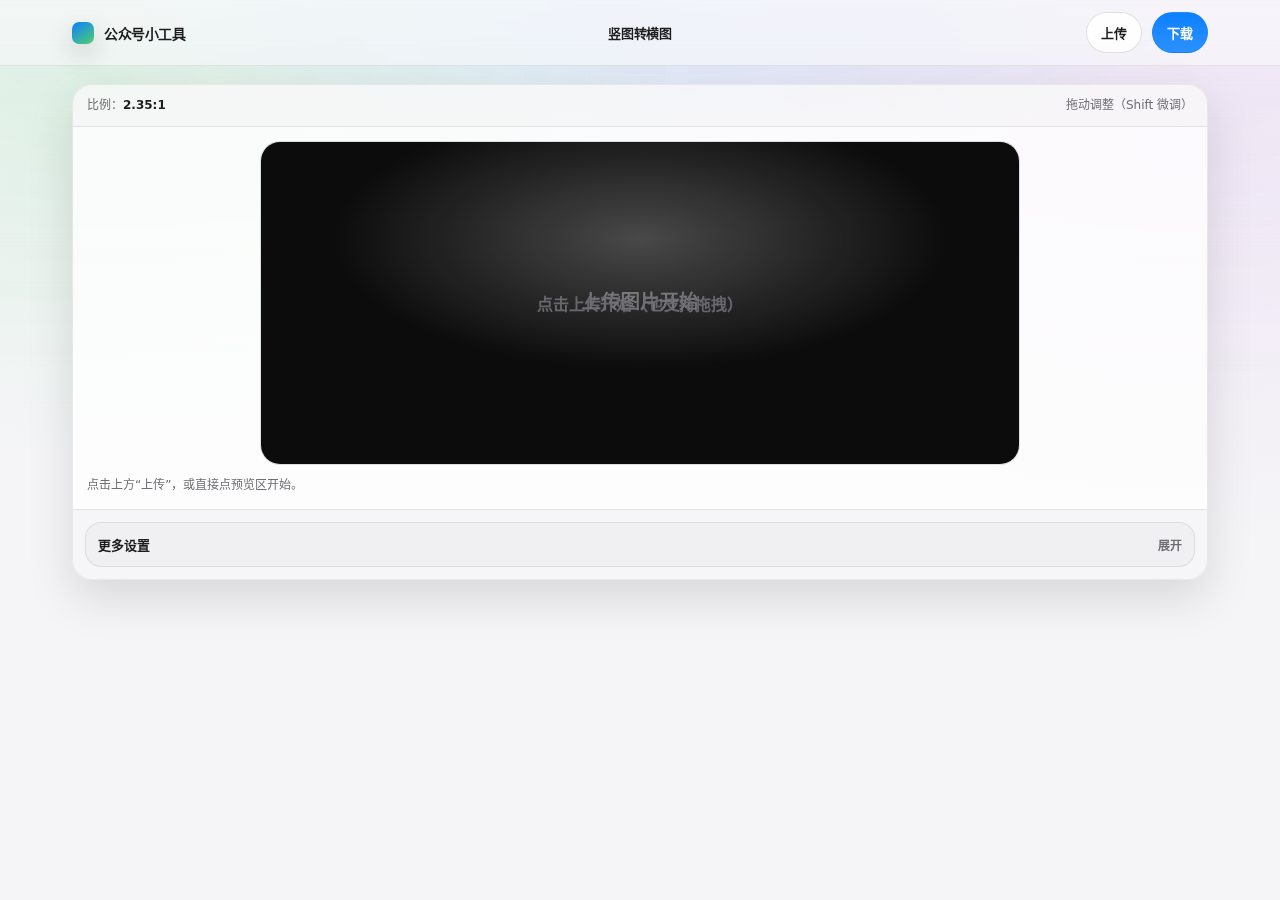
<file: wechat/cover1/banner.html>
<!doctype html>
<html lang="zh-CN">
  <head>
    <meta charset="UTF-8" />
    <meta name="viewport" content="width=device-width, initial-scale=1.0, viewport-fit=cover" />
    <title>公众号封面图（竖图转横图）</title>
    <meta name="color-scheme" content="light dark" />
    <link rel="stylesheet" href="../common.css" />
    <style>
      .topbar-inner.tool {
        display: grid;
        grid-template-columns: 1fr auto 1fr;
        align-items: center;
      }

      .tool-title {
        justify-self: center;
        font-weight: 750;
        letter-spacing: -0.35px;
        font-size: 13px;
        color: var(--text);
      }

      .tool-actions {
        justify-self: end;
        display: flex;
        gap: 10px;
        align-items: center;
      }

      .stage-body {
        padding: 14px;
        display: grid;
        gap: 12px;
      }

      .canvas-shell {
        width: min(760px, 100%);
        margin: 0 auto;
      }

      .toolbar {
        padding: 12px;
        border-top: 1px solid var(--border);
        background: rgba(118, 118, 128, 0.05);
      }

      details.advanced {
        border: 1px solid var(--border);
        border-radius: 16px;
        background: rgba(118, 118, 128, 0.05);
        overflow: hidden;
      }

      details.advanced > summary {
        list-style: none;
        cursor: pointer;
        padding: 12px 12px;
        font-weight: 700;
        font-size: 13px;
        display: flex;
        align-items: center;
        justify-content: space-between;
        gap: 10px;
      }

      details.advanced > summary::-webkit-details-marker {
        display: none;
      }

      details.advanced > summary::after {
        content: "展开";
        color: var(--muted);
        font-weight: 650;
        font-size: 12px;
      }

      details.advanced[open] > summary::after {
        content: "收起";
      }

      .advanced-body {
        border-top: 1px solid var(--border);
        padding: 12px;
      }

      .grid {
        display: grid;
        grid-template-columns: repeat(12, minmax(0, 1fr));
        gap: 10px;
      }

      .field {
        grid-column: span 12;
        display: grid;
        gap: 6px;
      }

      select,
      input[type="color"] {
        width: 100%;
        padding: 10px 12px;
        border-radius: 999px;
        border: 1px solid var(--border);
        background: rgba(118, 118, 128, 0.10);
        color: var(--text);
        outline: none;
      }
      input[type="color"] {
        padding: 6px;
        height: 42px;
      }

      .seg {
        display: grid;
        grid-template-columns: repeat(3, minmax(0, 1fr));
        border: 1px solid var(--border);
        border-radius: 14px;
        overflow: hidden;
      }
      .seg button {
        border: 0;
        padding: 10px 10px;
        background: transparent;
        color: var(--muted);
        cursor: pointer;
        font-weight: 650;
        font-size: 12px;
      }
      .seg button[aria-pressed="true"] {
        background: rgba(0, 122, 255, 0.14);
        color: var(--text);
      }

      .status {
        color: var(--muted);
        font-size: 12px;
        line-height: 1.45;
      }

      @media (min-width: 900px) {
        .toolbar .grid {
          gap: 12px;
        }
        .field.sm-6 {
          grid-column: span 6;
        }
        .field.sm-4 {
          grid-column: span 4;
        }
      }

      @media (prefers-reduced-motion: reduce) {
        * {
          scroll-behavior: auto !important;
        }
      }
    </style>
  </head>
  <body>
    <header class="topbar">
      <div class="topbar-inner tool">
        <a class="brand" href="../../index.html" aria-label="返回首页">
          <span class="brand-mark" aria-hidden="true"></span>
          <span class="brand-title">公众号小工具</span>
        </a>
        <div class="tool-title">竖图转横图</div>
        <div class="tool-actions">
          <button class="btn" id="btnUpload" type="button">上传</button>
          <button class="btn primary" id="btnDownload" type="button" disabled>下载</button>
        </div>
      </div>
    </header>

    <main class="page">
      <section class="stage" aria-label="封面预览">
        <div class="meta-row">
          <div class="k">比例：<strong id="sizeText">2.35:1</strong></div>
          <div class="k muted">拖动调整（Shift 微调）</div>
        </div>
        <div class="stage-body">
          <div
            class="canvas-shell is-empty"
            id="dropZone"
            role="button"
            tabindex="0"
            data-empty-text="点击上传开始（也支持拖拽）"
            aria-label="预览区：点击上传图片，或拖拽图片到这里"
          >
            <canvas id="c" width="900" height="383" aria-label="preview canvas"></canvas>
          </div>
          <div class="status" id="status">上传一张竖图后，可拖动人物调整位置。</div>
        </div>

        <div class="toolbar">
          <input id="file" type="file" accept="image/*" hidden />
          <details class="advanced">
            <summary>更多设置</summary>
            <div class="advanced-body">
              <div class="grid">
                <div class="field sm-6">
                  <label for="format">下载格式</label>
                  <select id="format" aria-label="下载格式">
                    <option value="image/png" selected>PNG</option>
                    <option value="image/jpeg">JPG</option>
                  </select>
                </div>

                <div class="field sm-6">
                  <label for="preset">封面比例</label>
                  <select id="preset">
                    <option value="2.35" selected>2.35:1（消息列表）</option>
                    <option value="1">1:1（转发卡片/主页）</option>
                    <option value="1.7777777778">16:9</option>
                  </select>
                </div>

                <div class="field sm-6">
                  <label>人物位置</label>
                  <div class="seg" role="group" aria-label="subject position">
                    <button type="button" id="posLeft" aria-pressed="false">偏左</button>
                    <button type="button" id="posCenter" aria-pressed="true">居中</button>
                    <button type="button" id="posRight" aria-pressed="false">偏右</button>
                  </div>
                </div>

                <div class="field sm-6">
                  <label>标题可读性（底部压暗）</label>
                  <div class="seg" role="group" aria-label="readability">
                    <button type="button" id="readNormal" aria-pressed="true">自然</button>
                    <button type="button" id="readStrong" aria-pressed="false">加强</button>
                    <button type="button" id="readMax" aria-pressed="false">很强</button>
                  </div>
                </div>

                <div class="field sm-6">
                  <label>背景风格</label>
                  <div class="seg" role="group" aria-label="style">
                    <button type="button" id="styleAuto" aria-pressed="false">自动</button>
                    <button type="button" id="styleSolid" aria-pressed="true">纯色</button>
                    <button type="button" id="styleClear" aria-pressed="false">清爽</button>
                  </div>
                </div>

                <div class="field sm-6" id="bgColorField" style="display: none">
                  <label for="bgColor">背景色</label>
                  <input id="bgColor" type="color" value="#111111" />
                </div>

                <div class="field sm-6">
                  <label>重置</label>
                  <button class="btn" id="btnReset" type="button">重置</button>
                </div>
              </div>
            </div>
          </details>
        </div>
      </section>
    </main>

    <script>
      const els = {
        file: document.getElementById("file"),
        preset: document.getElementById("preset"),
        format: document.getElementById("format"),
        btnReset: document.getElementById("btnReset"),
        btnUpload: document.getElementById("btnUpload"),
        btnDownload: document.getElementById("btnDownload"),
        sizeText: document.getElementById("sizeText"),
        status: document.getElementById("status"),
        canvas: document.getElementById("c"),
        dropZone: document.getElementById("dropZone"),
        bgColorField: document.getElementById("bgColorField"),
        bgColor: document.getElementById("bgColor"),
        // style
        styleAuto: document.getElementById("styleAuto"),
        styleSolid: document.getElementById("styleSolid"),
        styleClear: document.getElementById("styleClear"),
        // readability
        readNormal: document.getElementById("readNormal"),
        readStrong: document.getElementById("readStrong"),
        readMax: document.getElementById("readMax"),
        // position
        posLeft: document.getElementById("posLeft"),
        posCenter: document.getElementById("posCenter"),
        posRight: document.getElementById("posRight"),
      };

      const ctx = els.canvas.getContext("2d", { alpha: false, willReadFrequently: true });

      const state = {
        image: null,
        objectUrl: null,
        outW: 0,
        outH: 0,
        style: "solid", // auto | solid | clear
        readability: "normal", // normal | strong | max
        pos: "center", // left | center | right
        offsetX: 0,
        offsetY: 0,
        subjectRect: null,
        dragging: false,
        justDragged: false,
        dragOffsetX: 0,
        dragOffsetY: 0,
      };

      function clamp(value, min, max) {
        return Math.min(max, Math.max(min, value));
      }

      function setPressed(groupEls, activeEl) {
        for (const el of groupEls) el.setAttribute("aria-pressed", el === activeEl ? "true" : "false");
      }

      function setCanvasSize(width, height) {
        state.outW = width;
        state.outH = height;
        els.canvas.width = width;
        els.canvas.height = height;
        const aspect = Number(els.preset.value) || width / Math.max(1, height);
        const aspectText = aspect.toFixed(2).replace(/\.00$/, "");
        els.sizeText.textContent = `${aspectText}:1`;
      }

      function coverRect(imgW, imgH, dstW, dstH) {
        const scale = Math.max(dstW / imgW, dstH / imgH);
        const drawW = imgW * scale;
        const drawH = imgH * scale;
        const x = (dstW - drawW) / 2;
        const y = (dstH - drawH) / 2;
        return { x, y, w: drawW, h: drawH };
      }

      function containRect(imgW, imgH, dstW, dstH) {
        const scale = Math.min(dstW / imgW, dstH / imgH);
        const drawW = imgW * scale;
        const drawH = imgH * scale;
        const x = (dstW - drawW) / 2;
        const y = (dstH - drawH) / 2;
        return { x, y, w: drawW, h: drawH };
      }

      function rgbToHex(r, g, b) {
        const toHex = (n) => n.toString(16).padStart(2, "0");
        return `#${toHex(r)}${toHex(g)}${toHex(b)}`;
      }

      function rgbToHsl(r, g, b) {
        const rr = r / 255;
        const gg = g / 255;
        const bb = b / 255;
        const max = Math.max(rr, gg, bb);
        const min = Math.min(rr, gg, bb);
        const d = max - min;

        let h = 0;
        if (d !== 0) {
          if (max === rr) h = ((gg - bb) / d) % 6;
          else if (max === gg) h = (bb - rr) / d + 2;
          else h = (rr - gg) / d + 4;
          h *= 60;
          if (h < 0) h += 360;
        }

        const l = (max + min) / 2;
        const s = d === 0 ? 0 : d / (1 - Math.abs(2 * l - 1));
        return { h, s, l };
      }

      function hslToRgb(h, s, l) {
        const c = (1 - Math.abs(2 * l - 1)) * s;
        const x = c * (1 - Math.abs(((h / 60) % 2) - 1));
        const m = l - c / 2;
        let rr = 0,
          gg = 0,
          bb = 0;
        if (h >= 0 && h < 60) [rr, gg, bb] = [c, x, 0];
        else if (h >= 60 && h < 120) [rr, gg, bb] = [x, c, 0];
        else if (h >= 120 && h < 180) [rr, gg, bb] = [0, c, x];
        else if (h >= 180 && h < 240) [rr, gg, bb] = [0, x, c];
        else if (h >= 240 && h < 300) [rr, gg, bb] = [x, 0, c];
        else [rr, gg, bb] = [c, 0, x];
        return {
          r: Math.round((rr + m) * 255),
          g: Math.round((gg + m) * 255),
          b: Math.round((bb + m) * 255),
        };
      }

      function pickSolidBgFromImage(img) {
        // Sample a small center-crop to get a stable "overall tone".
        const sampleSize = 48;
        const off = document.createElement("canvas");
        off.width = sampleSize;
        off.height = sampleSize;
        const octx = off.getContext("2d", { willReadFrequently: true });

        const srcW = img.naturalWidth;
        const srcH = img.naturalHeight;
        const crop = Math.min(srcW, srcH);
        const sx = Math.floor((srcW - crop) / 2);
        const sy = Math.floor((srcH - crop) / 2);
        octx.drawImage(img, sx, sy, crop, crop, 0, 0, sampleSize, sampleSize);
        const data = octx.getImageData(0, 0, sampleSize, sampleSize).data;

        let rSum = 0,
          gSum = 0,
          bSum = 0,
          weightSum = 0;
        for (let i = 0; i < data.length; i += 4) {
          const a = data[i + 3] / 255;
          if (a < 0.6) continue;
          const r = data[i];
          const g = data[i + 1];
          const b = data[i + 2];
          // De-emphasize near-white backgrounds (common in证件照边缘).
          const max = Math.max(r, g, b);
          const min = Math.min(r, g, b);
          const chroma = max - min;
          const luma = 0.2126 * r + 0.7152 * g + 0.0722 * b;
          const w = (0.35 + chroma / 255) * (1 - clamp((luma - 230) / 25, 0, 1));
          rSum += r * w;
          gSum += g * w;
          bSum += b * w;
          weightSum += w;
        }

        if (weightSum <= 1e-6) return "#111111";
        const r = clamp(Math.round(rSum / weightSum), 0, 255);
        const g = clamp(Math.round(gSum / weightSum), 0, 255);
        const b = clamp(Math.round(bSum / weightSum), 0, 255);

        // Convert to a dark, readable solid background while keeping hue.
        const hsl = rgbToHsl(r, g, b);
        const hue = hsl.h;
        const sat = clamp(hsl.s, 0.16, 0.58);
        const light = clamp(0.18 - (hsl.l - 0.5) * 0.06, 0.12, 0.24);
        const rgb = hslToRgb(hue, sat, light);
        return rgbToHex(rgb.r, rgb.g, rgb.b);
      }

      function getBottomLumaEstimate(yStart) {
        const w = els.canvas.width;
        const h = els.canvas.height;
        const y = clamp(Math.floor(yStart), 0, h - 1);
        const hh = clamp(h - y, 1, h);
        const imageData = ctx.getImageData(0, y, w, hh).data;
        const stride = Math.max(4, Math.floor((w * hh) / 42000)) * 4;
        let sum = 0;
        let count = 0;
        for (let i = 0; i < imageData.length; i += stride) {
          const r = imageData[i] / 255;
          const g = imageData[i + 1] / 255;
          const b = imageData[i + 2] / 255;
          sum += 0.2126 * r + 0.7152 * g + 0.0722 * b;
          count += 1;
        }
        return count ? sum / count : 0.5;
      }

      function baseSubjectCenter() {
        const w = els.canvas.width;
        const h = els.canvas.height;
        const x = state.pos === "left" ? w * 0.37 : state.pos === "right" ? w * 0.63 : w * 0.5;
        const y = h * 0.52;
        return { x, y };
      }

      function getReadabilityBase() {
        // Tuned for "文字叠在底部" 的常见封面视觉。
        if (state.readability === "max") return { baseStrength: 0.78, start: 0.5, maxStrength: 0.96 };
        if (state.readability === "strong") return { baseStrength: 0.64, start: 0.53, maxStrength: 0.92 };
        return { baseStrength: 0.5, start: 0.56, maxStrength: 0.88 };
      }

      function render({ applyAutoReadability = true } = {}) {
        const img = state.image;
        const w = els.canvas.width;
        const h = els.canvas.height;
        ctx.save();
        ctx.clearRect(0, 0, w, h);

        if (!img) {
          ctx.fillStyle = "rgba(118,118,128,0.10)";
          ctx.fillRect(0, 0, w, h);
          ctx.fillStyle = "rgba(110,110,115,0.9)";
          ctx.font = `650 ${Math.round(Math.min(w, h) * 0.06)}px -apple-system, BlinkMacSystemFont, "PingFang SC", sans-serif`;
          ctx.textAlign = "center";
          ctx.textBaseline = "middle";
          ctx.fillText("上传图片开始", w / 2, h / 2);
          ctx.restore();
          return;
        }

        // Background (Apple-ish: soft, clean).
        if (state.style === "solid") {
          ctx.fillStyle = els.bgColor.value || "#111111";
          ctx.fillRect(0, 0, w, h);
        } else {
          const r = coverRect(img.naturalWidth, img.naturalHeight, w, h);
          const blurPx = state.style === "clear" ? 10 : 18;
          const zoom = state.style === "clear" ? 1.035 : 1.06;
          ctx.save();
          ctx.filter = blurPx > 0 ? `blur(${blurPx}px)` : "none";
          ctx.translate(w / 2, h / 2);
          ctx.scale(zoom, zoom);
          ctx.translate(-w / 2, -h / 2);
          ctx.drawImage(img, r.x, r.y, r.w, r.h);
          ctx.restore();

          // Overall dim: keep "clear" lighter.
          const dim = state.style === "clear" ? 0.06 : 0.14;
          ctx.fillStyle = `rgba(0,0,0,${dim})`;
          ctx.fillRect(0, 0, w, h);
        }

        // Subject (portrait) — auto sizing, minimal knobs.
        const targetH = h * 0.94;
        const subject = containRect(img.naturalWidth, img.naturalHeight, w, targetH);
        const base = baseSubjectCenter();
        const centerX = base.x + state.offsetX;
        const centerY = base.y + state.offsetY;
        const sx = Math.round(centerX - subject.w / 2);
        const sy = Math.round(centerY - subject.h / 2);
        state.subjectRect = { x: sx, y: sy, w: subject.w, h: subject.h, cx: centerX, cy: centerY };

        ctx.save();
        ctx.shadowColor = "rgba(0,0,0,0.33)";
        ctx.shadowBlur = 18;
        ctx.shadowOffsetY = 7;
        ctx.drawImage(img, sx, sy, subject.w, subject.h);
        ctx.restore();

        // Bottom readability gradient (auto-adjust based on bottom brightness).
        const { baseStrength, start, maxStrength } = getReadabilityBase();
        let strength = baseStrength;
        let startRatio = start;
        let startPx = startRatio * h;
        if (applyAutoReadability) {
          const lumaStart = getBottomLumaEstimate(startPx);
          const lumaDeep = getBottomLumaEstimate(h * 0.78);
          const luma = (lumaStart * 0.55 + lumaDeep * 0.45);
          const target = 0.28;
          const extra = clamp((luma - target) / 0.72, 0, 1);
          // Apple-style: stronger scrim on bright images, and start slightly higher.
          strength = clamp(strength + extra * 0.36 + (luma > 0.72 ? 0.06 : 0), 0, maxStrength);
          startRatio = clamp(startRatio - extra * 0.07, 0.45, 0.66);
          startPx = startRatio * h;
        }
        const g = ctx.createLinearGradient(0, startPx, 0, h);
        g.addColorStop(0, "rgba(0,0,0,0)");
        g.addColorStop(1, `rgba(0,0,0,${strength})`);
        ctx.fillStyle = g;
        ctx.fillRect(0, startPx, w, h - startPx);

        ctx.restore();
      }

      function updateUI() {
        els.btnDownload.disabled = !state.image;
        els.bgColorField.style.display = state.style === "solid" ? "grid" : "none";
        els.dropZone.classList.toggle("is-empty", !state.image);
        els.dropZone.setAttribute(
          "aria-label",
          state.image ? "预览区：拖动人物调整位置（按住 Shift 微调）" : "预览区：点击上传图片，或拖拽图片到这里"
        );
        els.status.textContent = state.image ? "拖动调整位置，满意后下载。" : "点击上方“上传”，或直接点预览区开始。";
      }

      async function loadImageFromFile(file) {
        if (!file) return;
        if (state.objectUrl) URL.revokeObjectURL(state.objectUrl);
        state.objectUrl = URL.createObjectURL(file);
        const img = new Image();
        img.decoding = "async";
        img.src = state.objectUrl;
        await img.decode();
        state.image = img;
        state.offsetX = 0;
        state.offsetY = 0;
        // Default solid background: pick a color that matches the uploaded image tone.
        try {
          els.bgColor.value = pickSolidBgFromImage(img);
        } catch {}
      }

      function applyPreset() {
        const aspect = Number(els.preset.value) || 2.35;
        const wrap = els.dropZone.getBoundingClientRect();
        const cssW = clamp(wrap.width || 360, 300, 720);
        const dpr = window.devicePixelRatio || 1;
        const outW = Math.round(cssW * dpr * 2);
        const outH = Math.round(outW / aspect);
        setCanvasSize(outW, outH);
      }

      function syncAndRender({ applyAutoReadability = true } = {}) {
        applyPreset();
        render({ applyAutoReadability });
        updateUI();
      }

      function download() {
        if (!state.image) return;
        const format = els.format.value;
        const ext = format === "image/jpeg" ? "jpg" : "png";
        const aspect = Number(els.preset.value) || state.outW / Math.max(1, state.outH);
        const aspectText = aspect.toFixed(2).replace(/0+$/, "").replace(/\.$/, "");
        const name = `wechat-cover-${aspectText}-${state.outW}x${state.outH}.${ext}`;
        const url = els.canvas.toDataURL(format, format === "image/jpeg" ? 0.92 : undefined);
        const a = document.createElement("a");
        a.href = url;
        a.download = name;
        document.body.appendChild(a);
        a.click();
        a.remove();
      }

      function reset() {
        els.preset.value = "2.35";
        els.format.value = "image/png";
        els.bgColor.value = "#111111";
        state.style = "solid";
        state.readability = "normal";
        state.pos = "center";
        state.offsetX = 0;
        state.offsetY = 0;

        setPressed([els.styleAuto, els.styleSolid, els.styleClear], els.styleSolid);
        setPressed([els.readNormal, els.readStrong, els.readMax], els.readNormal);
        setPressed([els.posLeft, els.posCenter, els.posRight], els.posCenter);

        if (state.objectUrl) URL.revokeObjectURL(state.objectUrl);
        state.objectUrl = null;
        state.image = null;
        els.file.value = "";
        syncAndRender();
      }

      function eventToCanvasPoint(e) {
        const rect = els.canvas.getBoundingClientRect();
        const scaleX = els.canvas.width / rect.width;
        const scaleY = els.canvas.height / rect.height;
        return { x: (e.clientX - rect.left) * scaleX, y: (e.clientY - rect.top) * scaleY };
      }

      function hitTestSubject(pt) {
        const r = state.subjectRect;
        if (!r) return false;
        return pt.x >= r.x && pt.x <= r.x + r.w && pt.y >= r.y && pt.y <= r.y + r.h;
      }

      function onPointerDown(e) {
        if (!state.image) return;
        const pt = eventToCanvasPoint(e);
        if (!hitTestSubject(pt)) return;
        e.preventDefault();
        els.canvas.setPointerCapture(e.pointerId);
        state.dragging = true;
        const base = baseSubjectCenter();
        const centerX = base.x + state.offsetX;
        const centerY = base.y + state.offsetY;
        state.dragOffsetX = pt.x - centerX;
        state.dragOffsetY = pt.y - centerY;
      }

      function onPointerMove(e) {
        if (!state.dragging) return;
        const pt = eventToCanvasPoint(e);
        const fine = e.shiftKey ? 0.35 : 1;
        const base = baseSubjectCenter();
        const nextCenterX = pt.x - state.dragOffsetX;
        const nextCenterY = pt.y - state.dragOffsetY;
        const nextOffsetX = nextCenterX - base.x;
        const nextOffsetY = nextCenterY - base.y;
        state.offsetX = state.offsetX * (1 - fine) + nextOffsetX * fine;
        state.offsetY = state.offsetY * (1 - fine) + nextOffsetY * fine;
        render({ applyAutoReadability: false });
      }

      function onPointerUp(e) {
        if (!state.dragging) return;
        state.dragging = false;
        state.justDragged = true;
        try {
          els.canvas.releasePointerCapture(e.pointerId);
        } catch {}
        render({ applyAutoReadability: true });
      }

      // Events.
      els.file.addEventListener("change", async () => {
        const file = els.file.files && els.file.files[0];
        if (!file) return;
        try {
          await loadImageFromFile(file);
          syncAndRender();
        } catch (err) {
          console.error(err);
          els.status.textContent = "图片加载失败，请换一张试试。";
        }
      });

      els.btnUpload.addEventListener("click", () => els.file.click());

      els.dropZone.addEventListener("dragover", (e) => {
        e.preventDefault();
      });
      els.dropZone.addEventListener("drop", async (e) => {
        e.preventDefault();
        const file = e.dataTransfer && e.dataTransfer.files && e.dataTransfer.files[0];
        if (!file) return;
        try {
          await loadImageFromFile(file);
          syncAndRender();
        } catch (err) {
          console.error(err);
          els.status.textContent = "图片加载失败，请换一张试试。";
        }
      });

      function openFilePicker() {
        els.file.click();
      }
      els.dropZone.addEventListener("click", (e) => {
        if (state.justDragged) {
          state.justDragged = false;
          return;
        }
        if (state.image) {
          const pt = eventToCanvasPoint(e);
          if (hitTestSubject(pt)) return;
        }
        openFilePicker();
      });
      els.dropZone.addEventListener("keydown", (e) => {
        if (e.key !== "Enter" && e.key !== " ") return;
        e.preventDefault();
        openFilePicker();
      });

      els.preset.addEventListener("change", () => {
        state.offsetX = 0;
        state.offsetY = 0;
        syncAndRender({ applyAutoReadability: true });
      });
      els.format.addEventListener("change", () => updateUI());
      els.bgColor.addEventListener("input", () => syncAndRender({ applyAutoReadability: false }));

      els.btnDownload.addEventListener("click", download);
      els.btnReset.addEventListener("click", reset);

      els.canvas.addEventListener("pointerdown", onPointerDown);
      els.canvas.addEventListener("pointermove", onPointerMove);
      els.canvas.addEventListener("pointerup", onPointerUp);
      els.canvas.addEventListener("pointercancel", onPointerUp);
      window.addEventListener("resize", () => syncAndRender({ applyAutoReadability: false }));

      function hookSeg() {
        // Style
        els.styleAuto.addEventListener("click", () => {
          state.style = "auto";
          setPressed([els.styleAuto, els.styleSolid, els.styleClear], els.styleAuto);
          syncAndRender();
        });
        els.styleSolid.addEventListener("click", () => {
          state.style = "solid";
          setPressed([els.styleAuto, els.styleSolid, els.styleClear], els.styleSolid);
          if (state.image) {
            try {
              els.bgColor.value = pickSolidBgFromImage(state.image);
            } catch {}
          }
          syncAndRender({ applyAutoReadability: false });
        });
        els.styleClear.addEventListener("click", () => {
          state.style = "clear";
          setPressed([els.styleAuto, els.styleSolid, els.styleClear], els.styleClear);
          syncAndRender();
        });

        // Readability
        els.readNormal.addEventListener("click", () => {
          state.readability = "normal";
          setPressed([els.readNormal, els.readStrong, els.readMax], els.readNormal);
          syncAndRender();
        });
        els.readStrong.addEventListener("click", () => {
          state.readability = "strong";
          setPressed([els.readNormal, els.readStrong, els.readMax], els.readStrong);
          syncAndRender();
        });
        els.readMax.addEventListener("click", () => {
          state.readability = "max";
          setPressed([els.readNormal, els.readStrong, els.readMax], els.readMax);
          syncAndRender();
        });

        // Position
        els.posLeft.addEventListener("click", () => {
          state.pos = "left";
          state.offsetX = 0;
          state.offsetY = 0;
          setPressed([els.posLeft, els.posCenter, els.posRight], els.posLeft);
          syncAndRender({ applyAutoReadability: false });
        });
        els.posCenter.addEventListener("click", () => {
          state.pos = "center";
          state.offsetX = 0;
          state.offsetY = 0;
          setPressed([els.posLeft, els.posCenter, els.posRight], els.posCenter);
          syncAndRender({ applyAutoReadability: false });
        });
        els.posRight.addEventListener("click", () => {
          state.pos = "right";
          state.offsetX = 0;
          state.offsetY = 0;
          setPressed([els.posLeft, els.posCenter, els.posRight], els.posRight);
          syncAndRender({ applyAutoReadability: false });
        });
      }

      hookSeg();
      reset();
    </script>
  </body>
</html>
</file>
<file: wechat/common.css>
:root {
  --bg: #f5f5f7;
  --card: #ffffff;
  --text: #1d1d1f;
  --muted: #6e6e73;
  --border: rgba(0, 0, 0, 0.08);
  --shadow: 0 18px 48px rgba(0, 0, 0, 0.12);
  --accent: #007aff;
  --accent-2: #34c759;
  --radius: 20px;
  --radius-sm: 14px;
  --page-max: 1180px;
  --page-pad: 22px;
  --ease: cubic-bezier(0.22, 1, 0.36, 1);
}

@media (prefers-color-scheme: dark) {
  :root {
    --bg: #0b0b0c;
    --card: #161618;
    --text: #f5f5f7;
    --muted: #a1a1a6;
    --border: rgba(255, 255, 255, 0.12);
    --shadow: 0 22px 60px rgba(0, 0, 0, 0.5);
  }
}

* {
  box-sizing: border-box;
}

html,
body {
  height: 100%;
}

body {
  margin: 0;
  font-family: -apple-system, BlinkMacSystemFont, "SF Pro Display", "PingFang SC", "Noto Sans SC", system-ui, sans-serif;
  background: var(--bg, var(--bg-color, #f5f5f7));
  color: var(--text, var(--text-primary, #1d1d1f));
  -webkit-font-smoothing: antialiased;
  -moz-osx-font-smoothing: grayscale;
  text-rendering: optimizeLegibility;
}

body::before {
  content: "";
  position: fixed;
  inset: 0;
  z-index: -1;
  pointer-events: none;
  background:
    radial-gradient(1000px 520px at 52% -120px, rgba(0, 122, 255, 0.18), transparent 60%),
    radial-gradient(900px 560px at 8% 10%, rgba(52, 199, 89, 0.12), transparent 66%),
    radial-gradient(1000px 600px at 92% 14%, rgba(175, 82, 222, 0.1), transparent 70%),
    linear-gradient(180deg, rgba(245, 245, 247, 0.6) 0%, rgba(245, 245, 247, 1) 420px);
}

@media (prefers-color-scheme: dark) {
  body::before {
    background:
      radial-gradient(1100px 560px at 52% -120px, rgba(10, 132, 255, 0.22), transparent 60%),
      radial-gradient(900px 560px at 12% 10%, rgba(48, 209, 88, 0.1), transparent 66%),
      radial-gradient(1100px 660px at 92% 14%, rgba(191, 90, 242, 0.1), transparent 70%),
      linear-gradient(180deg, rgba(11, 11, 12, 0.65) 0%, rgba(11, 11, 12, 1) 460px);
  }

  .topbar {
    background: rgba(11, 11, 12, 0.72);
  }

  .topbar::before {
    background: linear-gradient(180deg, rgba(22, 22, 24, 0.72), rgba(22, 22, 24, 0));
    opacity: 0.32;
  }
}

a {
  color: inherit;
}

.container {
  max-width: var(--page-max);
  margin: 0 auto;
  padding: 0 var(--page-pad);
}

.app {
  max-width: var(--page-max);
  margin: 0 auto;
  padding: 18px var(--page-pad) 40px;
}

.card {
  background: var(--card);
  border: 1px solid var(--border);
  border-radius: var(--radius);
  box-shadow: var(--shadow);
  overflow: hidden;
}

.topbar {
  position: sticky;
  top: 0;
  z-index: 10;
  backdrop-filter: saturate(180%) blur(18px);
  background: rgba(245, 245, 247, 0.78);
  border-bottom: 1px solid var(--border);
}

.topbar::before {
  content: "";
  position: absolute;
  inset: 0;
  pointer-events: none;
  background: linear-gradient(180deg, rgba(255, 255, 255, 0.65), rgba(255, 255, 255, 0));
  opacity: 0.35;
}

.topbar-inner {
  position: relative;
  max-width: var(--page-max);
  margin: 0 auto;
  padding: 12px var(--page-pad);
  display: flex;
  align-items: center;
  justify-content: space-between;
  gap: 12px;
}

.brand {
  display: inline-flex;
  align-items: center;
  gap: 10px;
  text-decoration: none;
}

.brand-mark {
  width: 22px;
  height: 22px;
  border-radius: 7px;
  background: linear-gradient(145deg, rgba(0, 122, 255, 0.95), rgba(52, 199, 89, 0.85));
  box-shadow: 0 10px 26px rgba(0, 0, 0, 0.18);
}

.brand-title {
  font-weight: 750;
  letter-spacing: -0.4px;
  font-size: 14px;
}

.page {
  max-width: var(--page-max);
  margin: 0 auto;
  padding: 18px var(--page-pad) 40px;
}

.page-title {
  margin: 0;
  font-size: 20px;
  letter-spacing: -0.35px;
}

.page-subtitle {
  margin: 6px 0 0;
  color: var(--muted);
  font-size: 12px;
  line-height: 1.4;
}

.meta-row {
  display: flex;
  align-items: center;
  justify-content: space-between;
  flex-wrap: wrap;
  gap: 10px;
  padding: 12px 14px;
  border-bottom: 1px solid var(--border);
  background: rgba(118, 118, 128, 0.04);
}

.meta-row .k {
  color: var(--muted);
  font-size: 12px;
  line-height: 1.4;
}

.meta-row .k strong {
  color: var(--text);
  font-weight: 750;
}

.stage {
  border: 1px solid var(--border);
  border-radius: var(--radius);
  background: rgba(255, 255, 255, 0.78);
  box-shadow: var(--shadow);
  overflow: hidden;
}

@media (prefers-color-scheme: dark) {
  .stage {
    background: rgba(22, 22, 24, 0.72);
  }
}

.canvas-shell {
  border-radius: 20px;
  overflow: hidden;
  border: 1px solid var(--border);
  background: rgba(118, 118, 128, 0.08);
  position: relative;
}

.canvas-shell.is-empty {
  cursor: pointer;
}

.canvas-shell.is-empty::after {
  content: attr(data-empty-text);
  position: absolute;
  inset: 0;
  display: grid;
  place-items: center;
  padding: 22px;
  text-align: center;
  color: rgba(110, 110, 115, 0.92);
  font-weight: 650;
  letter-spacing: -0.2px;
  background: radial-gradient(520px 220px at 50% 30%, rgba(255, 255, 255, 0.25), transparent 60%);
}

@media (prefers-color-scheme: dark) {
  .canvas-shell.is-empty::after {
    color: rgba(161, 161, 166, 0.92);
    background: radial-gradient(520px 220px at 50% 30%, rgba(255, 255, 255, 0.06), transparent 60%);
  }
}

.canvas-shell:focus-visible {
  outline: 3px solid rgba(0, 122, 255, 0.35);
  outline-offset: 3px;
}

.canvas-shell canvas {
  display: block;
  width: 100%;
  height: auto;
  touch-action: none;
}

.btn {
  appearance: none;
  border: 1px solid rgba(0, 0, 0, 0.12);
  background: rgba(255, 255, 255, 0.85);
  color: var(--text);
  padding: 10px 14px;
  border-radius: 999px;
  cursor: pointer;
  font-weight: 650;
  font-size: 13px;
  text-decoration: none;
  display: inline-flex;
  align-items: center;
  gap: 8px;
  backdrop-filter: saturate(180%) blur(12px);
  transition: transform 220ms var(--ease), background 220ms var(--ease), border-color 220ms var(--ease);
}

.btn:hover {
  transform: translateY(-1px);
  border-color: rgba(0, 0, 0, 0.18);
  background: rgba(255, 255, 255, 0.92);
}

.btn.primary {
  border-color: rgba(0, 122, 255, 0.25);
  background: linear-gradient(180deg, rgba(0, 122, 255, 0.95), rgba(0, 122, 255, 0.82));
  color: #fff;
}

.btn.primary:hover {
  background: linear-gradient(180deg, rgba(0, 122, 255, 1), rgba(0, 122, 255, 0.88));
}

.btn:focus-visible {
  outline: 3px solid rgba(0, 122, 255, 0.35);
  outline-offset: 3px;
}

.btn:active {
  transform: translateY(0);
}

@media (prefers-color-scheme: dark) {
  .btn {
    border-color: rgba(255, 255, 255, 0.16);
    background: rgba(22, 22, 24, 0.76);
  }
  .btn:hover {
    border-color: rgba(255, 255, 255, 0.22);
    background: rgba(22, 22, 24, 0.86);
  }
}

.nav-back {
  display: inline-flex;
  align-items: center;
  gap: 8px;
  padding: 8px 10px;
  border-radius: 999px;
  border: 1px solid var(--border);
  background: rgba(118, 118, 128, 0.12);
  text-decoration: none;
  font-size: 12px;
  font-weight: 650;
  letter-spacing: -0.1px;
  align-self: flex-start;
  margin: 8px 0 12px;
}

.nav-back:hover {
  background: rgba(118, 118, 128, 0.18);
}

.nav-back:focus-visible {
  outline: 3px solid rgba(0, 122, 255, 0.35);
  outline-offset: 3px;
}

.eyebrow {
  color: var(--muted);
  font-size: 12px;
  font-weight: 650;
  letter-spacing: 0.2px;
  text-transform: uppercase;
}

.muted {
  color: var(--muted);
}

@media (prefers-reduced-motion: reduce) {
  * {
    transition: none !important;
  }
}
</file>
